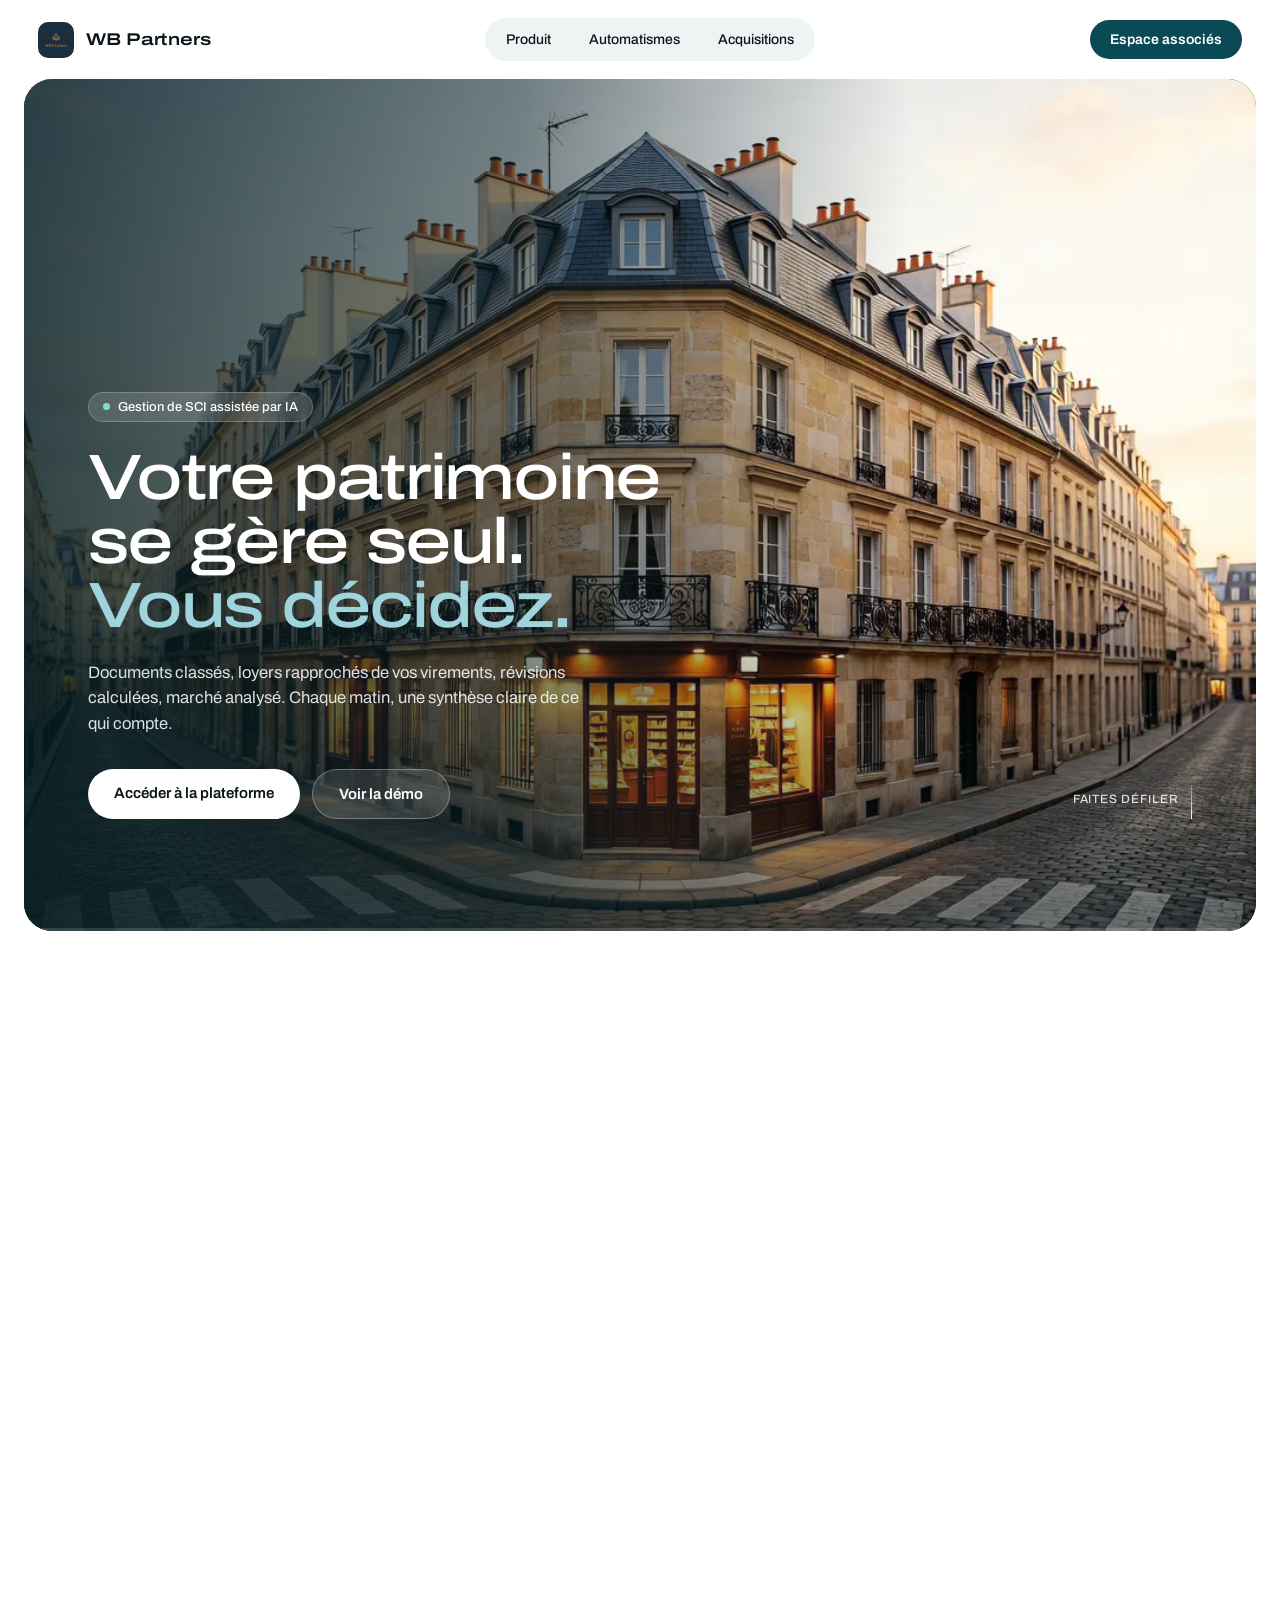
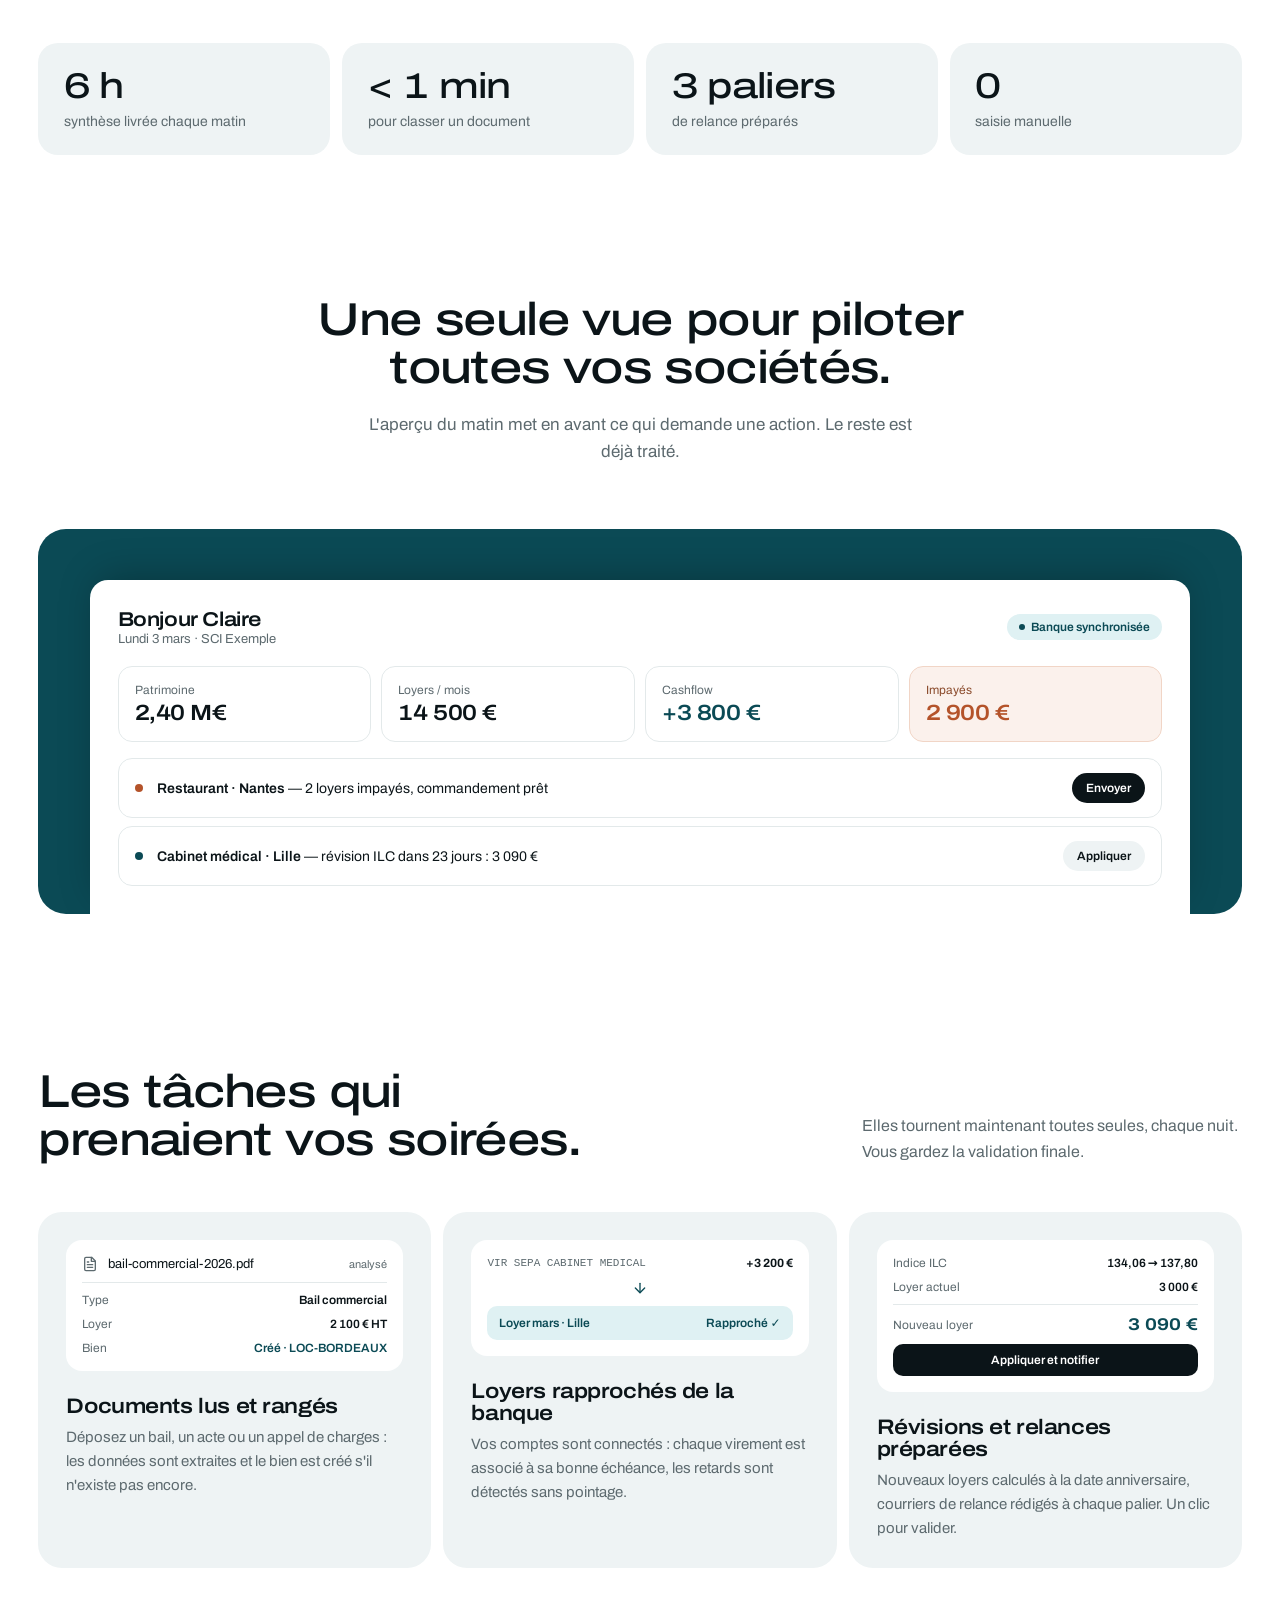
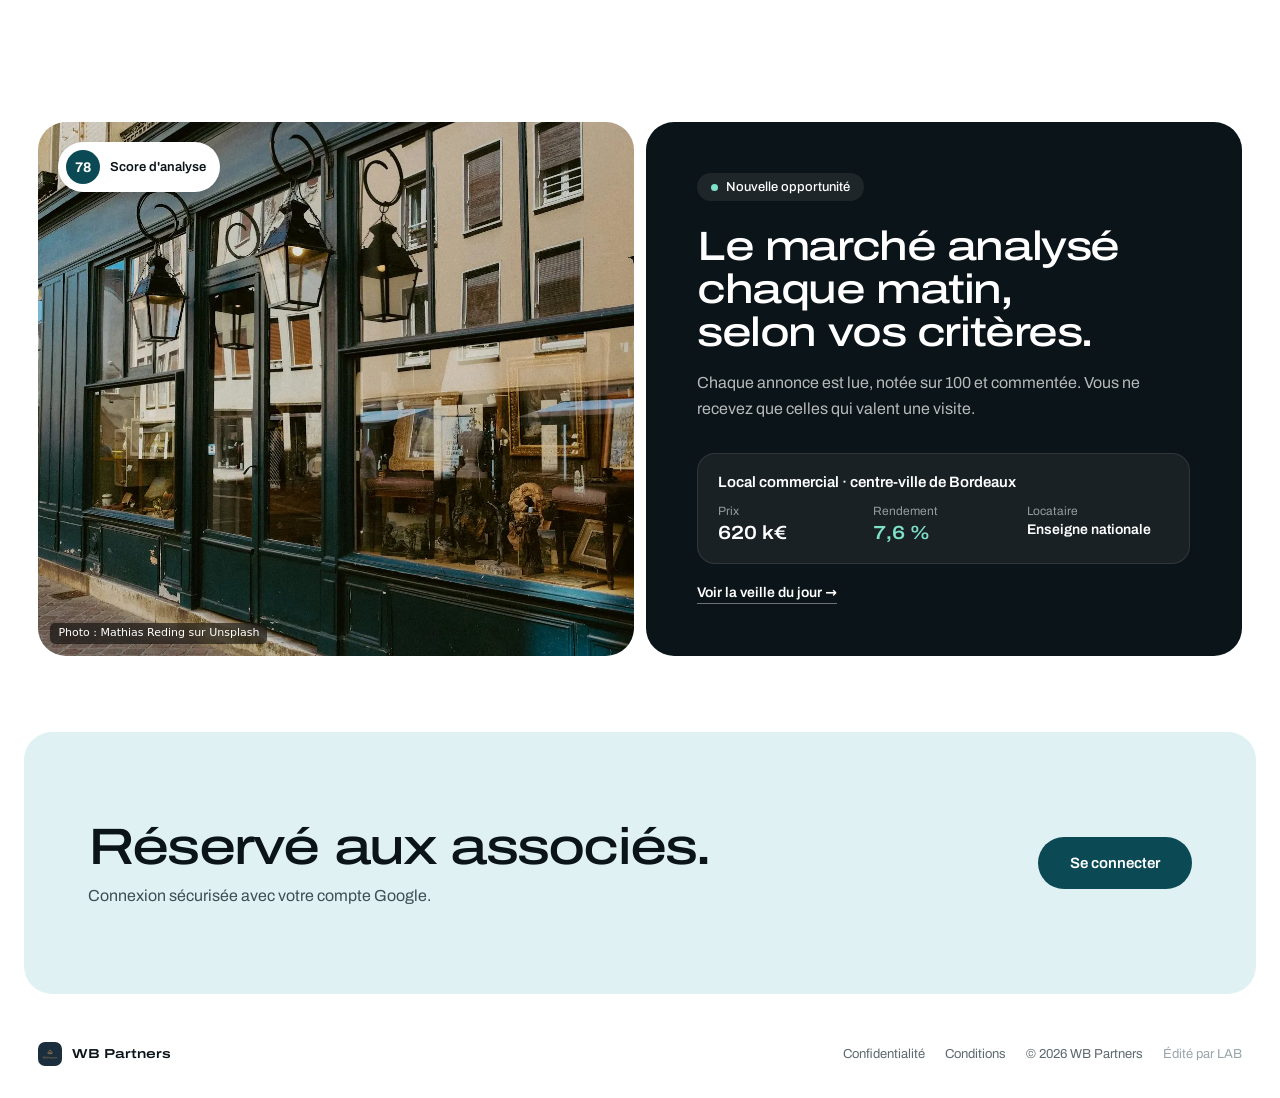
<file: index.html>
<!DOCTYPE html>
<html lang="fr">
<head>
<meta charset="utf-8">
<meta name="viewport" content="width=device-width, initial-scale=1">
<title>WB Partners — Gestion de patrimoine immobilier</title>
<meta name="description" content="Plateforme de gestion des SCI de WB Partners : documents classés, loyers rapprochés des virements, révisions calculées, marché analysé. Réservée aux associés.">
<link rel="canonical" href="https://wbpartners.fr/">
<link rel="icon" type="image/png" href="/assets/img/logo-192.png">
<link rel="apple-touch-icon" href="/assets/img/logo-192.png">
<meta name="theme-color" content="#0b4a55">
<meta property="og:type" content="website">
<meta property="og:locale" content="fr_FR">
<meta property="og:site_name" content="WB Partners">
<meta property="og:title" content="WB Partners — Votre patrimoine se gère seul. Vous décidez.">
<meta property="og:description" content="Plateforme de gestion des SCI de WB Partners : documents classés, loyers rapprochés des virements, révisions calculées, marché analysé. Réservée aux associés.">
<meta property="og:url" content="https://wbpartners.fr/">
<meta property="og:image" content="https://wbpartners.fr/assets/img/apercu-partage.jpg">
<meta property="og:image:width" content="1200">
<meta property="og:image:height" content="630">
<meta name="twitter:card" content="summary_large_image">
<link rel="preload" as="image" href="/assets/film/l/000.webp" media="(min-aspect-ratio: 5/8)" fetchpriority="high">
<link rel="preload" as="image" href="/assets/film/p/000.webp" media="(max-aspect-ratio: 5/8)" fetchpriority="high">
<link rel="preload" href="/assets/fonts/archivo-latin.woff2" as="font" type="font/woff2" crossorigin>
<style>/* vietnamese */
@font-face {
  font-family: 'Archivo';
  font-style: normal;
  font-weight: 300 800;
  font-stretch: 62% 125%;
  font-display: swap;
  src: url("/assets/fonts/archivo-vietnamese.woff2") format('woff2');
  unicode-range: U+0102-0103, U+0110-0111, U+0128-0129, U+0168-0169, U+01A0-01A1, U+01AF-01B0, U+0300-0301, U+0303-0304, U+0308-0309, U+0323, U+0329, U+1EA0-1EF9, U+20AB;
}
/* latin-ext */
@font-face {
  font-family: 'Archivo';
  font-style: normal;
  font-weight: 300 800;
  font-stretch: 62% 125%;
  font-display: swap;
  src: url("/assets/fonts/archivo-latin-ext.woff2") format('woff2');
  unicode-range: U+0100-02BA, U+02BD-02C5, U+02C7-02CC, U+02CE-02D7, U+02DD-02FF, U+0304, U+0308, U+0329, U+1D00-1DBF, U+1E00-1E9F, U+1EF2-1EFF, U+2020, U+20A0-20AB, U+20AD-20C4, U+2113, U+2C60-2C7F, U+A720-A7FF;
}
/* latin */
@font-face {
  font-family: 'Archivo';
  font-style: normal;
  font-weight: 300 800;
  font-stretch: 62% 125%;
  font-display: swap;
  src: url("/assets/fonts/archivo-latin.woff2") format('woff2');
  unicode-range: U+0000-00FF, U+0131, U+0152-0153, U+02BB-02BC, U+02C6, U+02DA, U+02DC, U+0304, U+0308, U+0329, U+2000-206F, U+20AC, U+2122, U+2191, U+2193, U+2212, U+2215, U+FEFF, U+FFFD;
}
</style>
<style>body{margin:0;background:#ffffff;font-family:'Archivo',system-ui,sans-serif;-webkit-font-smoothing:antialiased;color:#0b1418}a{color:#0b4a55;text-decoration:none}a:hover{color:#08343c}</style>
<style>
html{scroll-behavior:smooth}
section[id]{scroll-margin-top:16px}
.credit{position:absolute;left:12px;bottom:12px;z-index:2;max-width:calc(100% - 24px);padding:3px 8px;border-radius:5px;background:rgba(0,0,0,.55);color:#fff;font:11px/1.3 system-ui,-apple-system,sans-serif;white-space:nowrap;overflow:hidden;text-overflow:ellipsis;-webkit-backdrop-filter:blur(6px);backdrop-filter:blur(6px)}
.credit a{color:inherit}
.credit a:hover{color:#fff;text-decoration:underline}
.s1:hover{background:#ffffff !important;color:#0b1418 !important}
.s2:hover{background:#08343c !important;color:#ffffff !important}
.s3:hover{background:#dff1f3 !important;color:#0b1418 !important}
.s4:hover{background:rgba(255,255,255,0.2) !important;color:#ffffff !important}
.s5:hover{color:#9fd4dc !important;border-color:#9fd4dc !important}
.s6:hover{color:#0b1418 !important}
/* Téléphone : l'export d'origine débordait (page étalée sur 680 px), le menu
   d'ancres et le bouton « Espace associés » sortaient de l'écran. */
@media (max-width:760px){
  .nav-ancres{display:none !important}
}
@media (max-width:640px){
  .chiffres{grid-template-columns:repeat(2,minmax(0,1fr)) !important}
}
@media (max-width:420px){
  .entete a{padding:10px 16px !important;font-size:13px !important}
}
</style>
<style>
/* Film d'ouverture. La scène reste fixée pendant que la section défile ;
   la position de défilement choisit l'image (assets/film : l/ paysage, p/
   portrait pour les écrans de téléphone). */
.film{--marge:clamp(12px,2vw,24px);--entete:72px;--bord:clamp(24px,5vw,72px);position:relative;height:700vh;padding:0 var(--marge)}
.film-scene{position:sticky;top:var(--marge);height:calc(100vh - 2 * var(--marge));height:calc(100svh - 2 * var(--marge))}
.film-cadre{position:relative;height:100%;border-radius:28px;overflow:hidden;background:#0b4a55 url("/assets/film/l/000.webp") center / cover no-repeat}
.film-toile{position:absolute;inset:0;width:100%;height:100%;display:block}
.film-voile{position:absolute;inset:0;pointer-events:none;background:linear-gradient(90deg,rgba(6,30,35,.82) 0%,rgba(6,30,35,.52) 40%,rgba(6,30,35,0) 72%),linear-gradient(0deg,rgba(6,30,35,.4) 0%,rgba(6,30,35,0) 35%)}
.beat{position:absolute;inset:0;display:grid;grid-template-columns:minmax(0,620px) 1fr;align-items:end;gap:40px;padding:var(--bord);color:#fff;opacity:0;pointer-events:none}
/* Au chargement, le bas de la scène passe sous la ligne de flottaison de la
   hauteur de l'en-tête : le titre remonte d'autant. */
.beat.hero,.film-indice{margin-bottom:calc(var(--entete) - var(--marge))}
.beat.hero{opacity:1;pointer-events:auto}
.beat h1{margin:0;font-stretch:125%;font-weight:500;font-size:clamp(38px,5vw,76px);line-height:1;letter-spacing:-.035em;text-wrap:balance}
.beat h2{margin:0;font-stretch:125%;font-weight:500;font-size:clamp(30px,4vw,60px);line-height:1.02;letter-spacing:-.035em;text-wrap:balance}
.beat .accent{color:#9fd4dc}
.texte>p{margin:22px 0 0;max-width:500px;font-size:clamp(16px,1.3vw,18px);line-height:1.55;color:rgba(255,255,255,.86);text-wrap:pretty}
.pastille{display:inline-flex;align-items:center;gap:8px;background:rgba(255,255,255,.14);border:1px solid rgba(255,255,255,.22);padding:7px 14px;border-radius:999px;font-size:13px;font-weight:500;margin-bottom:24px;-webkit-backdrop-filter:blur(8px);backdrop-filter:blur(8px)}
.pastille>span{width:7px;height:7px;border-radius:999px;background:#7fe0c9}
.actions{display:flex;gap:12px;margin-top:32px;flex-wrap:wrap}
.bouton{padding:16px 26px;border-radius:999px;font-size:15px;font-weight:600}
.bouton.plein{background:#fff;color:#0b1418}
.bouton.plein:hover{background:#dff1f3;color:#0b1418}
.bouton.contour{background:rgba(255,255,255,.12);border:1px solid rgba(255,255,255,.3);color:#fff}
.bouton.contour:hover{background:rgba(255,255,255,.2);color:#fff}
.carte{justify-self:end;box-sizing:border-box;width:min(356px,100%);background:#fff;color:#0b1418;border-radius:18px;padding:18px;box-shadow:0 20px 40px -16px rgba(0,0,0,.35)}
.carte p{margin:0}
.carte-titre{margin:0 0 12px !important;font-size:12px;font-weight:600;color:#5d6a6f}
.carte-lignes{display:flex;flex-direction:column;gap:8px;font-size:13px}
.carte-lignes div{display:flex;justify-content:space-between}
.carte b{font-weight:700}
.carte .alerte{color:#b4532a}
.carte-jauge{height:6px;border-radius:999px;background:#eef3f4;margin-top:14px;overflow:hidden}
.carte-jauge i{display:block;height:100%;background:#0b4a55;border-radius:999px}
.carte.virement{display:flex;align-items:center;gap:14px;padding:16px 18px}
.carte.virement>div{flex:1;min-width:0}
.carte.virement>b{font-size:15px;color:#0b4a55;font-variant-numeric:tabular-nums}
.carte-icone{width:40px;height:40px;border-radius:12px;background:#dff1f3;display:flex;align-items:center;justify-content:center;flex-shrink:0}
.carte-icone span{width:18px;height:18px;background:#0b4a55;-webkit-mask:url("/assets/icons/arrow-down-left.svg") center / contain no-repeat;mask:url("/assets/icons/arrow-down-left.svg") center / contain no-repeat}
.carte-nom{font-size:13px;font-weight:600}
.carte-sous{margin-top:2px !important;font-size:12px;color:#5d6a6f}
.film-indice{position:absolute;right:var(--bord);bottom:var(--bord);display:flex;align-items:center;gap:12px;color:rgba(255,255,255,.82);font-size:12px;font-weight:500;letter-spacing:.08em;text-transform:uppercase;pointer-events:none}
.film-indice i{width:1px;height:40px;background:linear-gradient(rgba(255,255,255,0),#fff);transform-origin:top;animation:film-indice 2s ease-in-out infinite}
@keyframes film-indice{0%{transform:scaleY(0);opacity:1}60%{transform:scaleY(1);opacity:1}100%{transform:scaleY(1);opacity:0}}
.film-rail{position:absolute;left:0;right:0;bottom:0;height:3px;background:rgba(255,255,255,.14)}
.film-rail i{display:block;height:100%;width:0;background:#7fe0c9}
/* Écran étroit : le texte prend toute la largeur, le voile monte du bas. */
@media (max-width:900px){
  .beat{grid-template-columns:minmax(0,1fr);align-content:end;gap:20px}
  .carte{justify-self:start}
  .film-indice{display:none}
}
@media (max-width:900px),(max-aspect-ratio:5/8){
  .film-voile{background:linear-gradient(0deg,rgba(6,30,35,.92) 0%,rgba(6,30,35,.66) 45%,rgba(6,30,35,0) 75%)}
}
/* Téléphone en hauteur : images recadrées en portrait. */
@media (max-aspect-ratio:5/8){
  .film-cadre{background-image:url("/assets/film/p/000.webp")}
  .film{--bord:24px}
  .beat{gap:16px}
  .pastille{margin-bottom:18px}
  .texte>p{margin-top:16px;font-size:15px}
  .actions{margin-top:22px}
  .bouton{padding:14px 22px}
}
@media (prefers-reduced-motion:reduce){.film-indice i{animation:none;transform:none}}
</style>
</head>
<body>
<div style="background:#ffffff;color:#0b1418;font-family:'Archivo',system-ui,sans-serif;">

  <!-- Header -->
  <header class="entete" style="display:flex;justify-content:space-between;align-items:center;gap:24px;padding:18px clamp(16px,3vw,40px);">
    <div style="display:flex;align-items:center;gap:12px;">
      <img src="/assets/img/logo-192.png" alt="WB Partners" style="width:36px;height:36px;border-radius:10px;">
      <span style="font-stretch:125%;font-weight:600;font-size:17px;letter-spacing:-0.01em;">WB Partners</span>
    </div>
    <nav class="nav-ancres" style="display:flex;gap:6px;align-items:center;font-size:14px;font-weight:500;background:#eef3f4;padding:5px;border-radius:999px;white-space:nowrap;">
      <a href="#produit" style="color:#0b1418;padding:9px 16px;border-radius:999px;white-space:nowrap;" class="s1">Produit</a>
      <a href="#automatismes" style="color:#0b1418;padding:9px 16px;border-radius:999px;white-space:nowrap;" class="s1">Automatismes</a>
      <a href="#acquisitions" style="color:#0b1418;padding:9px 16px;border-radius:999px;white-space:nowrap;" class="s1">Acquisitions</a>
    </nav>
    <a href="/app/" style="background:#0b4a55;color:#ffffff;padding:12px 20px;border-radius:999px;font-size:14px;font-weight:600;white-space:nowrap;" class="s2">Espace associés</a>
  </header>

  <!-- Film d'ouverture : le défilement fait avancer le film, de l'esquisse
       aux clés. Le titre reste lisible sans JavaScript (première image en fond). -->
  <section class="film" aria-label="Présentation">
    <div class="film-scene">
      <div class="film-cadre">
        <canvas class="film-toile" aria-hidden="true"></canvas>
        <div class="film-voile"></div>

        <div class="beat hero" data-de="debut" data-a="12">
          <div class="texte">
            <span class="pastille"><span></span>Gestion de SCI assistée par IA</span>
            <h1>Votre patrimoine se gère seul.<br><span class="accent">Vous décidez.</span></h1>
            <p>Documents classés, loyers rapprochés de vos virements, révisions calculées, marché analysé. Chaque matin, une synthèse claire de ce qui compte.</p>
            <div class="actions">
              <a href="/app/" class="bouton plein">Accéder à la plateforme</a>
              <a href="#produit" class="bouton contour">Voir la démo</a>
            </div>
          </div>
        </div>

        <div class="beat" data-de="22" data-a="66">
          <div class="texte">
            <span class="pastille"><span></span>01 · Acquisitions</span>
            <h2>Le marché, lu pour vous chaque matin.</h2>
            <p>Chaque annonce est notée sur 100 et commentée. Seules celles qui valent une visite vous parviennent.</p>
          </div>
        </div>

        <div class="beat" data-de="80" data-a="150">
          <div class="texte">
            <span class="pastille"><span></span>02 · Patrimoine</span>
            <h2>Toutes vos sociétés, une seule vue.</h2>
            <p>Baux, actes, appels de charges : chaque document déposé est lu et rangé. À 6 h, la synthèse met en avant ce qui demande une action.</p>
          </div>
          <div class="carte">
            <p class="carte-titre">Synthèse de 6 h</p>
            <div class="carte-lignes">
              <div><span>Loyers rapprochés</span><b>5 / 6</b></div>
              <div><span>Documents classés</span><b>2</b></div>
              <div><span>À valider</span><b class="alerte">1 bail</b></div>
            </div>
            <div class="carte-jauge"><i style="width:83%"></i></div>
          </div>
        </div>

        <div class="beat" data-de="160" data-a="208">
          <div class="texte">
            <span class="pastille"><span></span>03 · Loyers</span>
            <h2>Chaque virement retrouve son loyer.</h2>
            <p>Vos comptes sont connectés : les loyers sont rapprochés de la banque et les retards repérés, sans pointage.</p>
          </div>
          <div class="carte virement">
            <span class="carte-icone"><span></span></span>
            <div>
              <p class="carte-nom">Loyer reçu · Lyon 6e</p>
              <p class="carte-sous">Rapproché automatiquement</p>
            </div>
            <b>+2 450 €</b>
          </div>
        </div>

        <div class="beat" data-de="224" data-a="268">
          <div class="texte">
            <span class="pastille"><span></span>04 · Automatismes</span>
            <h2>Révisions et relances, déjà prêtes.</h2>
            <p>Nouveaux loyers calculés à la date anniversaire, courriers rédigés à chaque palier. Vous gardez la validation finale.</p>
          </div>
        </div>

        <div class="beat" data-de="278" data-a="fin">
          <div class="texte">
            <span class="pastille"><span></span>05 · Réservé aux associés</span>
            <h2>Les clés restent entre vos mains.</h2>
            <p>Connexion sécurisée avec votre compte Google.</p>
            <div class="actions">
              <a href="/app/" class="bouton plein">Se connecter</a>
            </div>
          </div>
        </div>

        <div class="film-indice" aria-hidden="true">Faites défiler<i></i></div>
        <div class="film-rail" aria-hidden="true"><i></i></div>
      </div>
    </div>
  </section>

  <!-- Chiffres -->
  <section style="padding:clamp(40px,5vw,64px) clamp(16px,3vw,40px);">
    <div class="chiffres" style="display:grid;grid-template-columns:repeat(4,minmax(0,1fr));gap:12px;">
      <div style="background:#eef3f4;border-radius:20px;padding:clamp(16px,2vw,26px);min-width:0;">
          <p style="margin:0;font-stretch:125%;font-weight:500;font-size:clamp(22px,2.8vw,44px);letter-spacing:-0.035em;line-height:1;font-variant-numeric:tabular-nums;white-space:nowrap;">6 h</p>
          <p style="margin:10px 0 0;font-size:14px;color:#5d6a6f;">synthèse livrée chaque matin</p>
        </div>
        <div style="background:#eef3f4;border-radius:20px;padding:clamp(16px,2vw,26px);min-width:0;">
          <p style="margin:0;font-stretch:125%;font-weight:500;font-size:clamp(22px,2.8vw,44px);letter-spacing:-0.035em;line-height:1;font-variant-numeric:tabular-nums;white-space:nowrap;">&lt; 1 min</p>
          <p style="margin:10px 0 0;font-size:14px;color:#5d6a6f;">pour classer un document</p>
        </div>
        <div style="background:#eef3f4;border-radius:20px;padding:clamp(16px,2vw,26px);min-width:0;">
          <p style="margin:0;font-stretch:125%;font-weight:500;font-size:clamp(22px,2.8vw,44px);letter-spacing:-0.035em;line-height:1;font-variant-numeric:tabular-nums;white-space:nowrap;">3 paliers</p>
          <p style="margin:10px 0 0;font-size:14px;color:#5d6a6f;">de relance préparés</p>
        </div>
        <div style="background:#eef3f4;border-radius:20px;padding:clamp(16px,2vw,26px);min-width:0;">
          <p style="margin:0;font-stretch:125%;font-weight:500;font-size:clamp(22px,2.8vw,44px);letter-spacing:-0.035em;line-height:1;font-variant-numeric:tabular-nums;white-space:nowrap;">0</p>
          <p style="margin:10px 0 0;font-size:14px;color:#5d6a6f;">saisie manuelle</p>
        </div>
    </div>
  </section>

  <!-- Produit -->
  <section id="produit" style="padding:clamp(40px,6vw,96px) clamp(16px,3vw,40px);">
    <div style="max-width:760px;margin:0 auto clamp(40px,5vw,64px);text-align:center;">
      <h2 style="margin:0;font-stretch:125%;font-weight:500;font-size:clamp(30px,3.6vw,52px);line-height:1.05;letter-spacing:-0.035em;text-wrap:balance;">Une seule vue pour piloter toutes vos sociétés.</h2>
      <p style="margin:18px auto 0;max-width:560px;font-size:17px;line-height:1.6;color:#5d6a6f;text-wrap:pretty;">L'aperçu du matin met en avant ce qui demande une action. Le reste est déjà traité.</p>
    </div>
    <div style="background:#0b4a55;border-radius:28px;padding:clamp(20px,4vw,56px) clamp(16px,4vw,56px) 0;overflow:hidden;">
      <div style="background:#ffffff;border-radius:18px 18px 0 0;padding:clamp(16px,2.4vw,28px);box-shadow:0 -10px 40px -10px rgba(0,0,0,0.3);">
        <div style="display:flex;justify-content:space-between;align-items:center;margin-bottom:20px;gap:12px;flex-wrap:wrap;">
          <div>
            <p style="margin:0;font-stretch:115%;font-weight:600;font-size:20px;letter-spacing:-0.02em;">Bonjour Claire</p>
            <p style="margin:2px 0 0;font-size:13px;color:#5d6a6f;">Lundi 3 mars · SCI Exemple</p>
          </div>
          <span style="display:inline-flex;align-items:center;gap:6px;background:#dff1f3;color:#0b4a55;font-size:12px;font-weight:600;padding:6px 12px;border-radius:999px;"><span style="width:6px;height:6px;border-radius:999px;background:#0b4a55;"></span>Banque synchronisée</span>
        </div>
        <div style="display:grid;grid-template-columns:repeat(auto-fit,minmax(min(100%,150px),1fr));gap:10px;margin-bottom:16px;">
          <div style="border:1px solid #e3e9ea;border-radius:14px;padding:16px;"><p style="margin:0 0 4px;font-size:12px;color:#5d6a6f;">Patrimoine</p><p style="margin:0;font-stretch:115%;font-size:22px;font-weight:600;letter-spacing:-0.02em;font-variant-numeric:tabular-nums;">2,40 M€</p></div>
          <div style="border:1px solid #e3e9ea;border-radius:14px;padding:16px;"><p style="margin:0 0 4px;font-size:12px;color:#5d6a6f;">Loyers / mois</p><p style="margin:0;font-stretch:115%;font-size:22px;font-weight:600;letter-spacing:-0.02em;font-variant-numeric:tabular-nums;">14 500 €</p></div>
          <div style="border:1px solid #e3e9ea;border-radius:14px;padding:16px;"><p style="margin:0 0 4px;font-size:12px;color:#5d6a6f;">Cashflow</p><p style="margin:0;font-stretch:115%;font-size:22px;font-weight:600;letter-spacing:-0.02em;color:#0b4a55;font-variant-numeric:tabular-nums;">+3 800 €</p></div>
          <div style="border:1px solid #f1d5c6;background:#fbf1ec;border-radius:14px;padding:16px;"><p style="margin:0 0 4px;font-size:12px;color:#8a4a2b;">Impayés</p><p style="margin:0;font-stretch:115%;font-size:22px;font-weight:600;letter-spacing:-0.02em;color:#b4532a;font-variant-numeric:tabular-nums;">2 900 €</p></div>
        </div>
        <div style="display:flex;flex-direction:column;gap:8px;">
          <div style="display:flex;align-items:center;gap:14px;border:1px solid #e3e9ea;border-radius:14px;padding:14px 16px;flex-wrap:wrap;">
            <span style="width:8px;height:8px;border-radius:999px;background:#b4532a;flex-shrink:0;"></span>
            <p style="margin:0;flex:1;min-width:200px;font-size:14px;"><strong style="font-weight:600;">Restaurant · Nantes</strong> — 2 loyers impayés, commandement prêt</p>
            <span style="background:#0b1418;color:#ffffff;font-size:12px;font-weight:600;padding:8px 14px;border-radius:999px;">Envoyer</span>
          </div>
          <div style="display:flex;align-items:center;gap:14px;border:1px solid #e3e9ea;border-radius:14px;padding:14px 16px;flex-wrap:wrap;">
            <span style="width:8px;height:8px;border-radius:999px;background:#0b4a55;flex-shrink:0;"></span>
            <p style="margin:0;flex:1;min-width:200px;font-size:14px;"><strong style="font-weight:600;">Cabinet médical · Lille</strong> — révision ILC dans 23 jours : 3 090 €</p>
            <span style="background:#eef3f4;color:#0b1418;font-size:12px;font-weight:600;padding:8px 14px;border-radius:999px;">Appliquer</span>
          </div>
        </div>
      </div>
    </div>
  </section>

  <!-- Automatismes -->
  <section id="automatismes" style="padding:clamp(40px,6vw,96px) clamp(16px,3vw,40px);">
    <div style="display:flex;justify-content:space-between;align-items:flex-end;gap:24px;margin-bottom:clamp(28px,4vw,48px);flex-wrap:wrap;">
      <h2 style="margin:0;max-width:640px;font-stretch:125%;font-weight:500;font-size:clamp(30px,3.6vw,52px);line-height:1.05;letter-spacing:-0.035em;text-wrap:balance;">Les tâches qui prenaient vos soirées.</h2>
      <p style="margin:0;max-width:380px;font-size:16px;line-height:1.6;color:#5d6a6f;">Elles tournent maintenant toutes seules, chaque nuit. Vous gardez la validation finale.</p>
    </div>
    <div style="display:grid;grid-template-columns:repeat(auto-fit,minmax(min(100%,320px),1fr));gap:12px;">

      <div style="background:#eef3f4;border-radius:24px;padding:28px;display:flex;flex-direction:column;gap:24px;">
        <div style="background:#ffffff;border-radius:16px;padding:16px;display:flex;flex-direction:column;gap:10px;">
          <div style="display:flex;align-items:center;gap:10px;font-size:13px;"><span style="width:16px;height:16px;display:inline-block;background:#5d6a6f;-webkit-mask:url(&quot;/assets/icons/file-text.svg&quot;) center / contain no-repeat;mask:url(&quot;/assets/icons/file-text.svg&quot;) center / contain no-repeat;"></span><span style="flex:1;">bail-commercial-2026.pdf</span><span style="font-size:11px;color:#5d6a6f;">analysé</span></div>
          <div style="height:1px;background:#e3e9ea;"></div>
          <div style="display:flex;justify-content:space-between;font-size:12px;"><span style="color:#5d6a6f;">Type</span><span style="font-weight:600;">Bail commercial</span></div>
          <div style="display:flex;justify-content:space-between;font-size:12px;"><span style="color:#5d6a6f;">Loyer</span><span style="font-weight:600;">2 100 € HT</span></div>
          <div style="display:flex;justify-content:space-between;font-size:12px;"><span style="color:#5d6a6f;">Bien</span><span style="font-weight:600;color:#0b4a55;">Créé · LOC-BORDEAUX</span></div>
        </div>
        <div>
          <h3 style="margin:0 0 8px;font-stretch:115%;font-weight:600;font-size:21px;letter-spacing:-0.02em;">Documents lus et rangés</h3>
          <p style="margin:0;font-size:15px;line-height:1.6;color:#5d6a6f;">Déposez un bail, un acte ou un appel de charges : les données sont extraites et le bien est créé s'il n'existe pas encore.</p>
        </div>
      </div>

      <div style="background:#eef3f4;border-radius:24px;padding:28px;display:flex;flex-direction:column;gap:24px;">
        <div style="background:#ffffff;border-radius:16px;padding:16px;display:flex;flex-direction:column;gap:10px;">
          <div style="display:flex;justify-content:space-between;align-items:center;font-size:12px;"><span style="color:#5d6a6f;font-family:ui-monospace,monospace;font-size:11px;">VIR SEPA CABINET MEDICAL</span><span style="font-weight:700;">+3 200 €</span></div>
          <div style="display:flex;justify-content:center;"><span style="width:16px;height:16px;display:inline-block;background:#0b4a55;-webkit-mask:url(&quot;/assets/icons/arrow-down.svg&quot;) center / contain no-repeat;mask:url(&quot;/assets/icons/arrow-down.svg&quot;) center / contain no-repeat;"></span></div>
          <div style="display:flex;justify-content:space-between;align-items:center;background:#dff1f3;border-radius:10px;padding:10px 12px;font-size:12px;"><span style="font-weight:600;color:#0b4a55;">Loyer mars · Lille</span><span style="color:#0b4a55;font-weight:600;">Rapproché ✓</span></div>
        </div>
        <div>
          <h3 style="margin:0 0 8px;font-stretch:115%;font-weight:600;font-size:21px;letter-spacing:-0.02em;">Loyers rapprochés de la banque</h3>
          <p style="margin:0;font-size:15px;line-height:1.6;color:#5d6a6f;">Vos comptes sont connectés : chaque virement est associé à sa bonne échéance, les retards sont détectés sans pointage.</p>
        </div>
      </div>

      <div style="background:#eef3f4;border-radius:24px;padding:28px;display:flex;flex-direction:column;gap:24px;">
        <div style="background:#ffffff;border-radius:16px;padding:16px;display:flex;flex-direction:column;gap:10px;">
          <div style="display:flex;justify-content:space-between;font-size:12px;"><span style="color:#5d6a6f;">Indice ILC</span><span style="font-weight:600;">134,06 → 137,80</span></div>
          <div style="display:flex;justify-content:space-between;font-size:12px;"><span style="color:#5d6a6f;">Loyer actuel</span><span style="font-weight:600;">3 000 €</span></div>
          <div style="height:1px;background:#e3e9ea;"></div>
          <div style="display:flex;justify-content:space-between;align-items:center;font-size:12px;"><span style="color:#5d6a6f;">Nouveau loyer</span><span style="font-stretch:115%;font-weight:700;font-size:17px;color:#0b4a55;">3 090 €</span></div>
          <div style="background:#0b1418;color:#ffffff;text-align:center;border-radius:10px;padding:9px;font-size:12px;font-weight:600;">Appliquer et notifier</div>
        </div>
        <div>
          <h3 style="margin:0 0 8px;font-stretch:115%;font-weight:600;font-size:21px;letter-spacing:-0.02em;">Révisions et relances préparées</h3>
          <p style="margin:0;font-size:15px;line-height:1.6;color:#5d6a6f;">Nouveaux loyers calculés à la date anniversaire, courriers de relance rédigés à chaque palier. Un clic pour valider.</p>
        </div>
      </div>
    </div>
  </section>

  <!-- Acquisitions -->
  <section id="acquisitions" style="padding:clamp(40px,6vw,96px) clamp(16px,3vw,40px);">
    <div style="display:grid;grid-template-columns:repeat(auto-fit,minmax(min(100%,400px),1fr));gap:12px;">
      <div style="position:relative;border-radius:28px;overflow:hidden;min-height:520px;">
        <div style="position:absolute;inset:0;">
          <picture><source type="image/webp" srcset="/assets/img/local-900.webp 900w, /assets/img/local-1600.webp 1600w" sizes="100vw"><img src="/assets/img/local-1600.jpg" srcset="/assets/img/local-900.jpg 900w, /assets/img/local-1600.jpg 1600w" sizes="100vw" alt="Devanture d’un local commercial" style="width:100%;height:100%;object-fit:cover;object-position:center;display:block;" loading="lazy"></picture>
        </div>
        <div style="position:absolute;top:20px;left:20px;background:#ffffff;border-radius:999px;padding:8px 14px 8px 8px;display:flex;align-items:center;gap:10px;pointer-events:none;box-shadow:0 10px 24px -10px rgba(0,0,0,0.35);">
          <span style="width:34px;height:34px;border-radius:999px;background:#0b4a55;color:#ffffff;font-weight:700;font-size:14px;display:flex;align-items:center;justify-content:center;">78</span>
          <span style="font-size:13px;font-weight:600;">Score d'analyse</span>
        </div>
        <span class="credit">Photo : <a href="https://unsplash.com/@matreding?utm_source=wb_partners&utm_medium=referral" target="_blank" rel="noopener">Mathias Reding</a> sur <a href="https://unsplash.com/?utm_source=wb_partners&utm_medium=referral" target="_blank" rel="noopener">Unsplash</a></span>
      </div>
      <div style="background:#0b1418;color:#ffffff;border-radius:28px;padding:clamp(28px,4vw,56px);display:flex;flex-direction:column;">
        <span style="align-self:flex-start;display:inline-flex;align-items:center;gap:8px;background:rgba(255,255,255,0.08);padding:7px 14px;border-radius:999px;font-size:13px;font-weight:500;margin-bottom:24px;"><span style="width:7px;height:7px;border-radius:999px;background:#7fe0c9;"></span>Nouvelle opportunité</span>
        <h2 style="margin:0 0 16px;font-stretch:125%;font-weight:500;font-size:clamp(28px,3.2vw,46px);line-height:1.05;letter-spacing:-0.035em;text-wrap:balance;">Le marché analysé chaque matin, selon vos critères.</h2>
        <p style="margin:0 0 32px;font-size:16px;line-height:1.6;color:rgba(255,255,255,0.7);max-width:460px;">Chaque annonce est lue, notée sur 100 et commentée. Vous ne recevez que celles qui valent une visite.</p>
        <div style="background:rgba(255,255,255,0.06);border:1px solid rgba(255,255,255,0.1);border-radius:18px;padding:20px;margin-top:auto;">
          <p style="margin:0 0 14px;font-size:15px;font-weight:600;">Local commercial · centre-ville de Bordeaux</p>
          <div style="display:grid;grid-template-columns:repeat(3,1fr);gap:12px;">
            <div><p style="margin:0;font-size:12px;color:rgba(255,255,255,0.55);">Prix</p><p style="margin:4px 0 0;font-stretch:115%;font-size:19px;font-weight:600;font-variant-numeric:tabular-nums;">620 k€</p></div>
            <div><p style="margin:0;font-size:12px;color:rgba(255,255,255,0.55);">Rendement</p><p style="margin:4px 0 0;font-stretch:115%;font-size:19px;font-weight:600;color:#7fe0c9;font-variant-numeric:tabular-nums;">7,6 %</p></div>
            <div><p style="margin:0;font-size:12px;color:rgba(255,255,255,0.55);">Locataire</p><p style="margin:4px 0 0;font-size:14px;font-weight:600;">Enseigne nationale</p></div>
          </div>
        </div>
        <a href="#acquisitions" style="margin-top:20px;align-self:flex-start;color:#ffffff;font-size:14px;font-weight:600;border-bottom:1px solid rgba(255,255,255,0.4);padding-bottom:3px;" class="s5">Voir la veille du jour →</a>
      </div>
    </div>
  </section>

  <!-- CTA -->
  <section style="padding:0 clamp(12px,2vw,24px) clamp(12px,2vw,24px);">
    <div style="background:#dff1f3;border-radius:28px;padding:clamp(48px,7vw,104px) clamp(24px,5vw,72px);display:flex;justify-content:space-between;align-items:center;gap:32px;flex-wrap:wrap;">
      <div>
        <h2 style="margin:0;font-stretch:125%;font-weight:500;font-size:clamp(30px,4vw,60px);line-height:1;letter-spacing:-0.035em;color:#0b1418;text-wrap:balance;">Réservé aux associés.</h2>
        <p style="margin:14px 0 0;font-size:16px;color:#3c4f54;">Connexion sécurisée avec votre compte Google.</p>
      </div>
      <a href="/app/" style="background:#0b4a55;color:#ffffff;padding:18px 32px;border-radius:999px;font-size:15px;font-weight:600;white-space:nowrap;" class="s2">Se connecter</a>
    </div>
  </section>

  <footer style="padding:24px clamp(16px,3vw,40px) 32px;display:flex;justify-content:space-between;align-items:center;gap:16px;flex-wrap:wrap;font-size:13px;color:#5d6a6f;">
    <div style="display:flex;align-items:center;gap:10px;">
      <img src="/assets/img/logo-192.png" alt="WB Partners" style="width:24px;height:24px;border-radius:7px;">
      <span style="font-stretch:125%;font-weight:600;color:#0b1418;">WB Partners</span>
    </div>
    <div style="display:flex;gap:20px;align-items:center;flex-wrap:wrap;">
      <a href="/privacy/" style="color:#5d6a6f;" class="s6">Confidentialité</a>
      <a href="/terms/" style="color:#5d6a6f;" class="s6">Conditions</a>
      <span>© 2026 WB Partners</span>
      <span style="color:#9aa5a9;">Édité par LAB</span>
    </div>
  </footer>
</div>
<script>
/* Film d'ouverture : la position de défilement dans la section choisit
   l'image affichée sur la toile. Les images arrivent du plus grossier au plus
   fin (une sur 16, puis une sur 8…) pour que tout le film soit parcourable
   très tôt ; en attendant, l'image chargée la plus proche est affichée. */
(() => {
  const film = document.querySelector('.film');
  if (!film) return;
  const scene = film.querySelector('.film-scene');
  const toile = film.querySelector('.film-toile');
  const ctx = toile.getContext('2d');
  const beats = [...film.querySelectorAll('.beat')];
  const indice = film.querySelector('.film-indice');
  const rail = film.querySelector('.film-rail i');
  const reduit = matchMedia('(prefers-reduced-motion: reduce)').matches;
  const portrait = matchMedia('(max-aspect-ratio: 5/8)');
  const economie = !!(navigator.connection && navigator.connection.saveData);

  // Position (0 à 1) de chaque image dans le film : moitié rythme régulier,
  // moitié vitesse de mouvement constante, pour que les plans rapides (la
  // maquette, l'entrée dans le bar) ne défilent pas d'un coup sans que les
  // plans presque fixes (la façade) traînent.
  const T = [0,0.0024,0.0048,0.0074,0.0101,0.0128,0.0156,0.0185,0.0214,0.0244,0.0274,0.0305,0.0337,0.037,0.0402,0.0436,0.0469,0.0503,0.0536,0.0571,0.0604,0.0637,0.0671,0.0706,0.0738,0.077,0.08,0.0831,0.0861,0.0891,0.092,0.0949,0.0977,0.1006,0.1034,0.1063,0.1091,0.1119,0.1148,0.1176,0.1204,0.1231,0.1259,0.1287,0.1314,0.1342,0.137,0.1399,0.1427,0.1456,0.1484,0.1513,0.1542,0.1571,0.1599,0.1627,0.1654,0.1682,0.1709,0.1736,0.1763,0.179,0.1815,0.1842,0.1868,0.1894,0.192,0.1946,0.1972,0.1998,0.2024,0.2049,0.2075,0.21,0.2125,0.215,0.2176,0.22,0.2226,0.225,0.2275,0.23,0.2325,0.2349,0.2374,0.2399,0.2423,0.2448,0.2472,0.2497,0.2521,0.2545,0.2569,0.2592,0.2615,0.2638,0.2662,0.2685,0.2708,0.273,0.2753,0.2775,0.2798,0.2821,0.2843,0.2865,0.2888,0.2909,0.2931,0.2953,0.2974,0.2996,0.3017,0.3038,0.3059,0.308,0.31,0.3121,0.3141,0.3161,0.3181,0.3204,0.3226,0.3248,0.3271,0.3294,0.3317,0.3341,0.3365,0.3389,0.3414,0.3439,0.3463,0.3489,0.3515,0.354,0.3567,0.3593,0.362,0.3647,0.3675,0.3703,0.3731,0.3759,0.3788,0.3817,0.3846,0.3875,0.3904,0.3932,0.3963,0.3992,0.4021,0.4051,0.4081,0.4111,0.414,0.4171,0.4201,0.4232,0.4263,0.4293,0.4324,0.4355,0.4386,0.4416,0.4448,0.4479,0.451,0.4542,0.4574,0.4606,0.4638,0.4669,0.4702,0.4734,0.4766,0.4798,0.483,0.4863,0.4895,0.4928,0.496,0.4994,0.5027,0.506,0.5094,0.5128,0.5163,0.5198,0.5233,0.5269,0.5306,0.5343,0.5381,0.5419,0.5459,0.5498,0.5538,0.5578,0.562,0.5663,0.5706,0.5751,0.5797,0.5844,0.5892,0.5941,0.5989,0.6037,0.6088,0.6141,0.6193,0.6245,0.6299,0.6351,0.6404,0.6459,0.6512,0.6566,0.6619,0.6673,0.6727,0.6783,0.6841,0.6901,0.6961,0.7024,0.7089,0.7156,0.7223,0.7294,0.7357,0.7419,0.7478,0.7536,0.7588,0.7639,0.769,0.7741,0.7791,0.784,0.7889,0.7938,0.7987,0.8035,0.8084,0.813,0.8173,0.8217,0.8259,0.8301,0.8343,0.8385,0.8427,0.847,0.8514,0.8557,0.8601,0.8645,0.8688,0.8732,0.8776,0.882,0.8864,0.8906,0.8949,0.8992,0.9034,0.9077,0.9119,0.9162,0.9204,0.9244,0.9283,0.9322,0.9359,0.9395,0.9431,0.9467,0.9501,0.9532,0.9564,0.9595,0.9625,0.9654,0.9681,0.9708,0.9734,0.9759,0.9784,0.9807,0.9831,0.9853,0.9876,0.9897,0.9918,0.9939,0.996,0.998,1];
  const N = T.length;
  // Temps d'arrêt sur la première et la dernière image (titre, clés).
  const DEBUT = 0.05, FIN = 0.05;
  const versDefilement = t => DEBUT + t * (1 - DEBUT - FIN);
  function imageA(p) {
    const t = Math.min(1, Math.max(0, (p - DEBUT) / (1 - DEBUT - FIN)));
    let a = 0, b = N - 1;
    while (b - a > 1) { const m = (a + b) >> 1; if (T[m] <= t) a = m; else b = m; }
    const ecart = T[b] - T[a];
    return a + (ecart > 0 ? Math.min(1, (t - T[a]) / ecart) : 0);
  }

  // Chaque texte apparaît entre deux images du film (data-de, data-a).
  const FONDU = 0.02;
  const bornes = beats.map(b => [
    b.dataset.de === 'debut' ? -1 : versDefilement(T[+b.dataset.de]),
    b.dataset.a === 'fin' ? 2 : versDefilement(T[+b.dataset.a]),
  ]);
  const opacites = beats.map(() => -1);

  // Deux jeux d'images : paysage (301) et portrait (une sur deux, 151).
  const JEUX = { l: { dossier: '/assets/film/l/', pas: 1 }, p: { dossier: '/assets/film/p/', pas: 2 } };
  let jeu = null, imgs = [], pret = new Uint8Array(0), file = [], suivant = 0, enCours = 0, generation = 0;
  function choisirJeu() {
    const cle = portrait.matches ? 'p' : 'l';
    if (jeu === JEUX[cle]) return;
    jeu = JEUX[cle];
    const M = (N - 1) / jeu.pas + 1;
    imgs = new Array(M); pret = new Uint8Array(M);
    file = []; suivant = 0; enCours = 0; generation++;
    const vu = new Set();
    const ajouter = j => { if (!vu.has(j)) { vu.add(j); file.push(j); } };
    ajouter(0); ajouter(M - 1);
    for (const pas of economie ? [16, 8, 4] : [16, 8, 4, 2, 1]) for (let j = 0; j < M; j += pas) ajouter(j);
    aRedessiner = true;
    charger();
  }
  function charger() {
    const g = generation;
    while (enCours < 6 && suivant < file.length) {
      const j = file[suivant++], im = new Image();
      enCours++;
      im.decoding = 'async';
      im.onload = () => { if (g !== generation) return; imgs[j] = im; pret[j] = 1; fini(j); };
      im.onerror = () => { if (g === generation) fini(j); };
      im.src = jeu.dossier + String(j * jeu.pas).padStart(3, '0') + '.webp';
    }
  }
  function fini(j) {
    enCours--;
    if (Math.abs(j - courant / jeu.pas) < 20) aRedessiner = true;
    charger();
  }
  function plusProche(j) {
    if (pret[j]) return j;
    for (let d = 1; d < pret.length; d++) {
      if (j - d >= 0 && pret[j - d]) return j - d;
      if (j + d < pret.length && pret[j + d]) return j + d;
    }
    return -1;
  }

  let L = 0, H = 0, aRedessiner = true, dernier = -1;
  function dimensionner() {
    const l = toile.clientWidth, h = toile.clientHeight;
    if (l === L && h === H) return;
    L = l; H = h;
    const dpr = Math.min(window.devicePixelRatio || 1, 2);
    toile.width = Math.round(L * dpr); toile.height = Math.round(H * dpr);
    ctx.setTransform(dpr, 0, 0, dpr, 0, 0);
    ctx.imageSmoothingQuality = 'high';
    aRedessiner = true;
  }
  function dessiner(i) {
    const k = plusProche(Math.round(i / jeu.pas));
    if (k < 0 || (k === dernier && !aRedessiner)) return;
    const im = imgs[k], ri = im.naturalWidth / im.naturalHeight;
    let l = L, h = L / ri;
    if (h < H) { h = H; l = H * ri; }
    ctx.drawImage(im, (L - l) / 2, (H - h) / 2, l, h);
    dernier = k; aRedessiner = false;
  }

  let haut = 0;
  function mesurer() { haut = parseFloat(getComputedStyle(scene).top) || 0; }
  function progression() {
    const r = film.getBoundingClientRect();
    const course = r.height - scene.offsetHeight;
    return course > 0 ? Math.min(1, Math.max(0, (haut - r.top) / course)) : 0;
  }

  function textes(p) {
    beats.forEach((b, n) => {
      const [de, a] = bornes[n];
      const o = Math.round(Math.min(1, Math.max(0, (p - de) / FONDU), Math.max(0, (a - p) / FONDU)) * 100) / 100;
      if (o === opacites[n]) return;
      opacites[n] = o;
      b.style.opacity = o;
      b.style.transform = reduit || o === 1 ? '' : `translateY(${(1 - o) * 18}px)`;
      b.style.pointerEvents = o > 0.5 ? 'auto' : 'none';
      b.toggleAttribute('inert', o < 0.5);
      b.setAttribute('aria-hidden', o < 0.5 ? 'true' : 'false');
    });
    if (indice) indice.style.opacity = Math.max(0, 1 - p / 0.03);
    rail.style.width = (p * 100).toFixed(2) + '%';
  }

  // Animation seulement quand la section est à l'écran.
  let courant = -1, visible = false, enBoucle = false;
  function image() {
    if (!visible) { enBoucle = false; return; }
    const p = progression();
    const cible = imageA(p);
    courant = reduit || courant < 0 ? cible : courant + (cible - courant) * 0.18;
    if (Math.abs(cible - courant) < 0.05) courant = cible;
    dessiner(courant);
    textes(p);
    requestAnimationFrame(image);
  }
  new IntersectionObserver(([e]) => {
    visible = e.isIntersecting;
    if (visible && !enBoucle) { enBoucle = true; requestAnimationFrame(image); }
  }).observe(film);

  addEventListener('resize', () => { dimensionner(); mesurer(); });
  portrait.addEventListener('change', choisirJeu);
  dimensionner(); mesurer(); choisirJeu();
})();
</script>
</body>
</html>
</file>
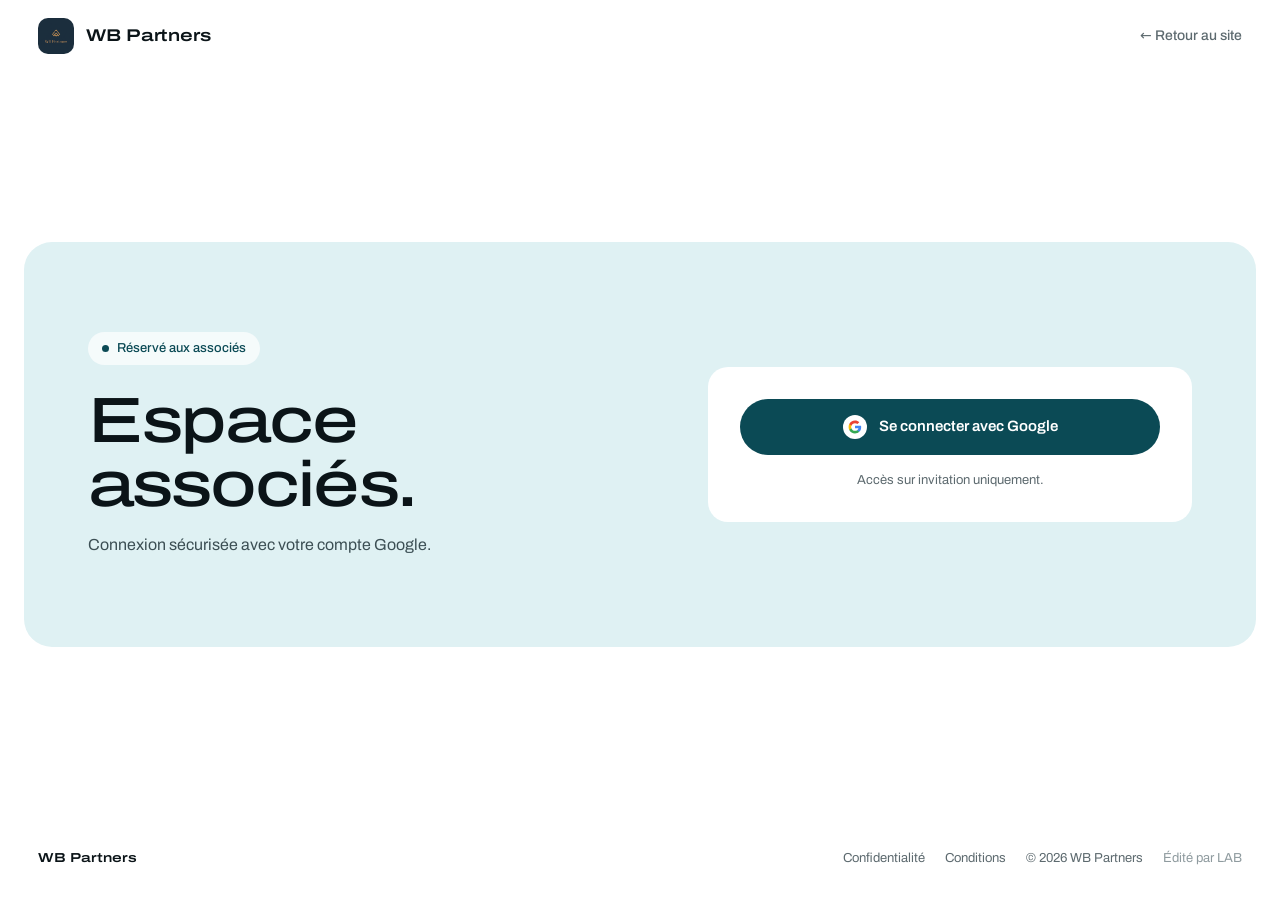
<file: app/index.html>
<!DOCTYPE html>
<html lang="fr">
<head>
  <meta charset="UTF-8" />
  <meta name="viewport" content="width=device-width, initial-scale=1.0" />
  <title>WB Partners — Espace associés</title>
  <link rel="icon" type="image/png" href="/assets/img/logo-192.png" />
  <meta name="theme-color" content="#0b4a55" />
  <script type="module" crossorigin src="/app/assets/index-D13f_keJ.js"></script>
  <link rel="stylesheet" crossorigin href="/app/assets/index-Czt-BiW3.css">
</head>
<body>
  <div id="root"></div>
</body>
</html>
</file>
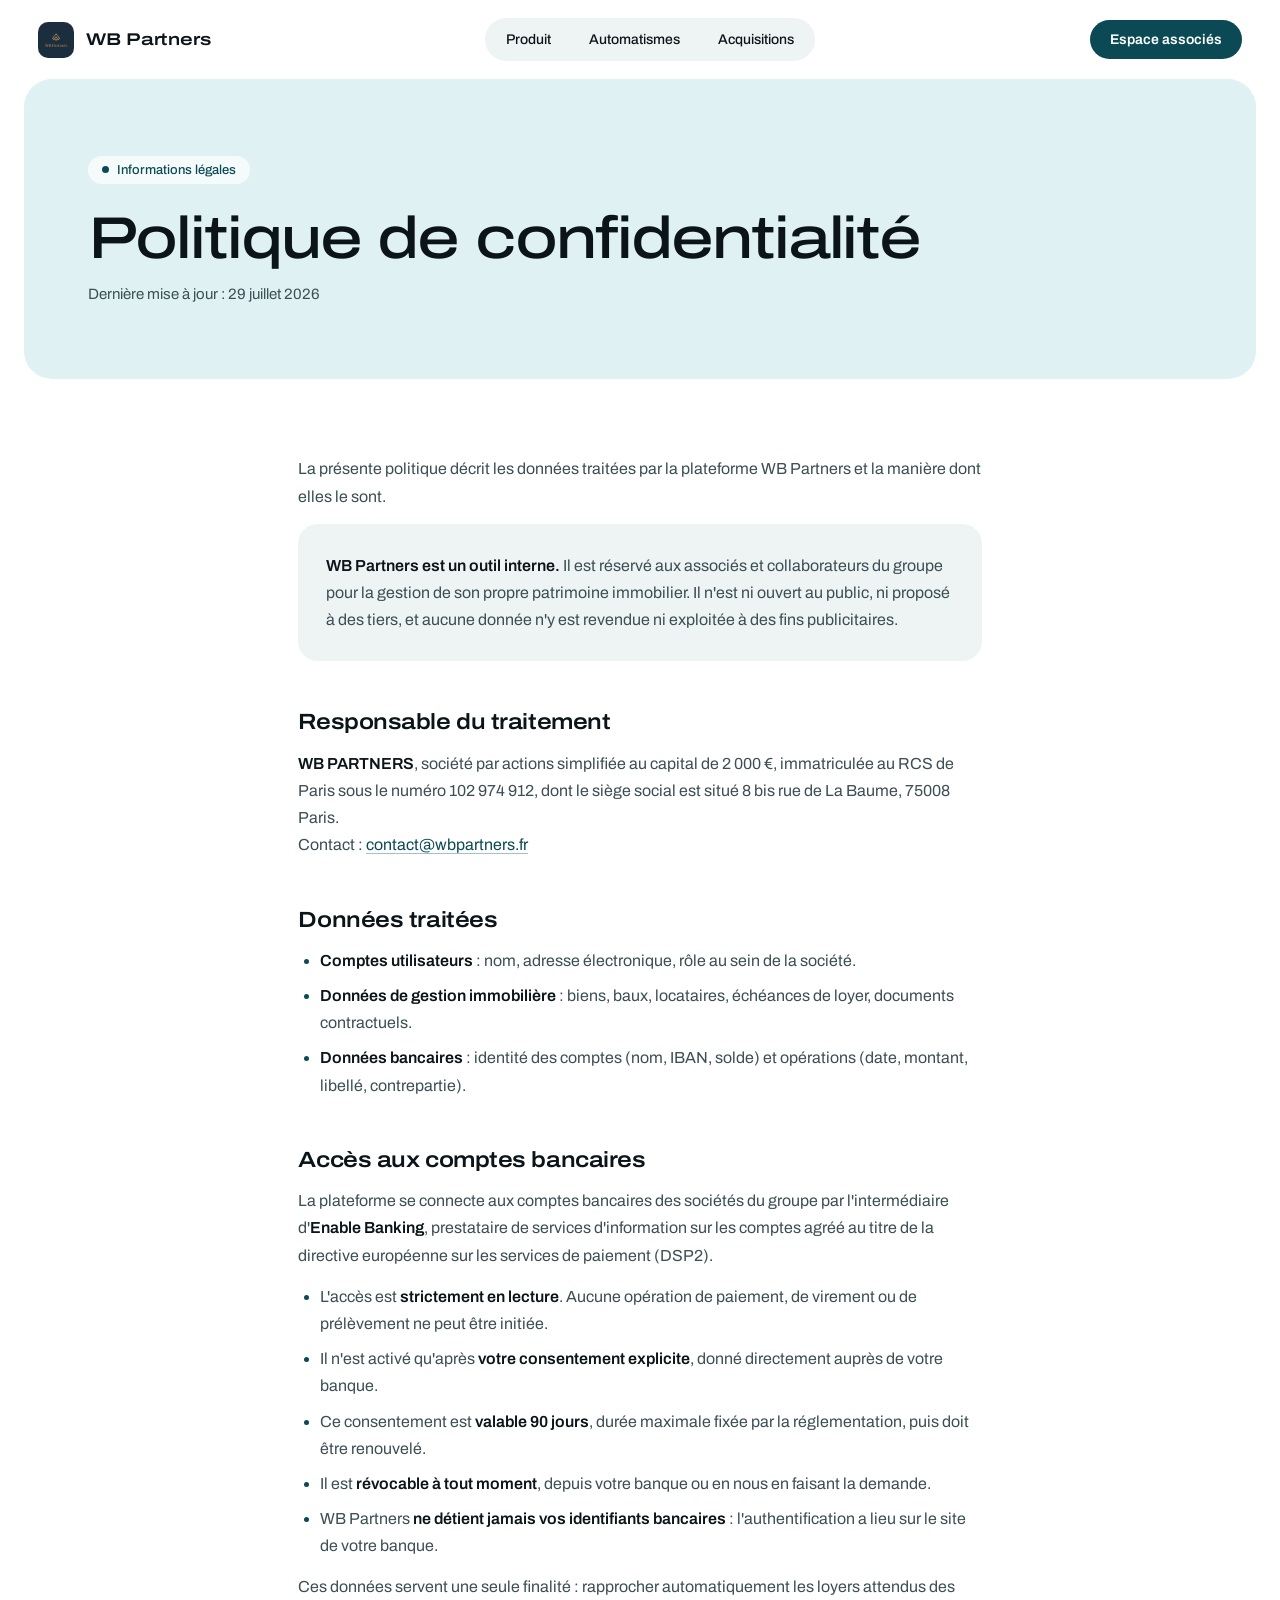
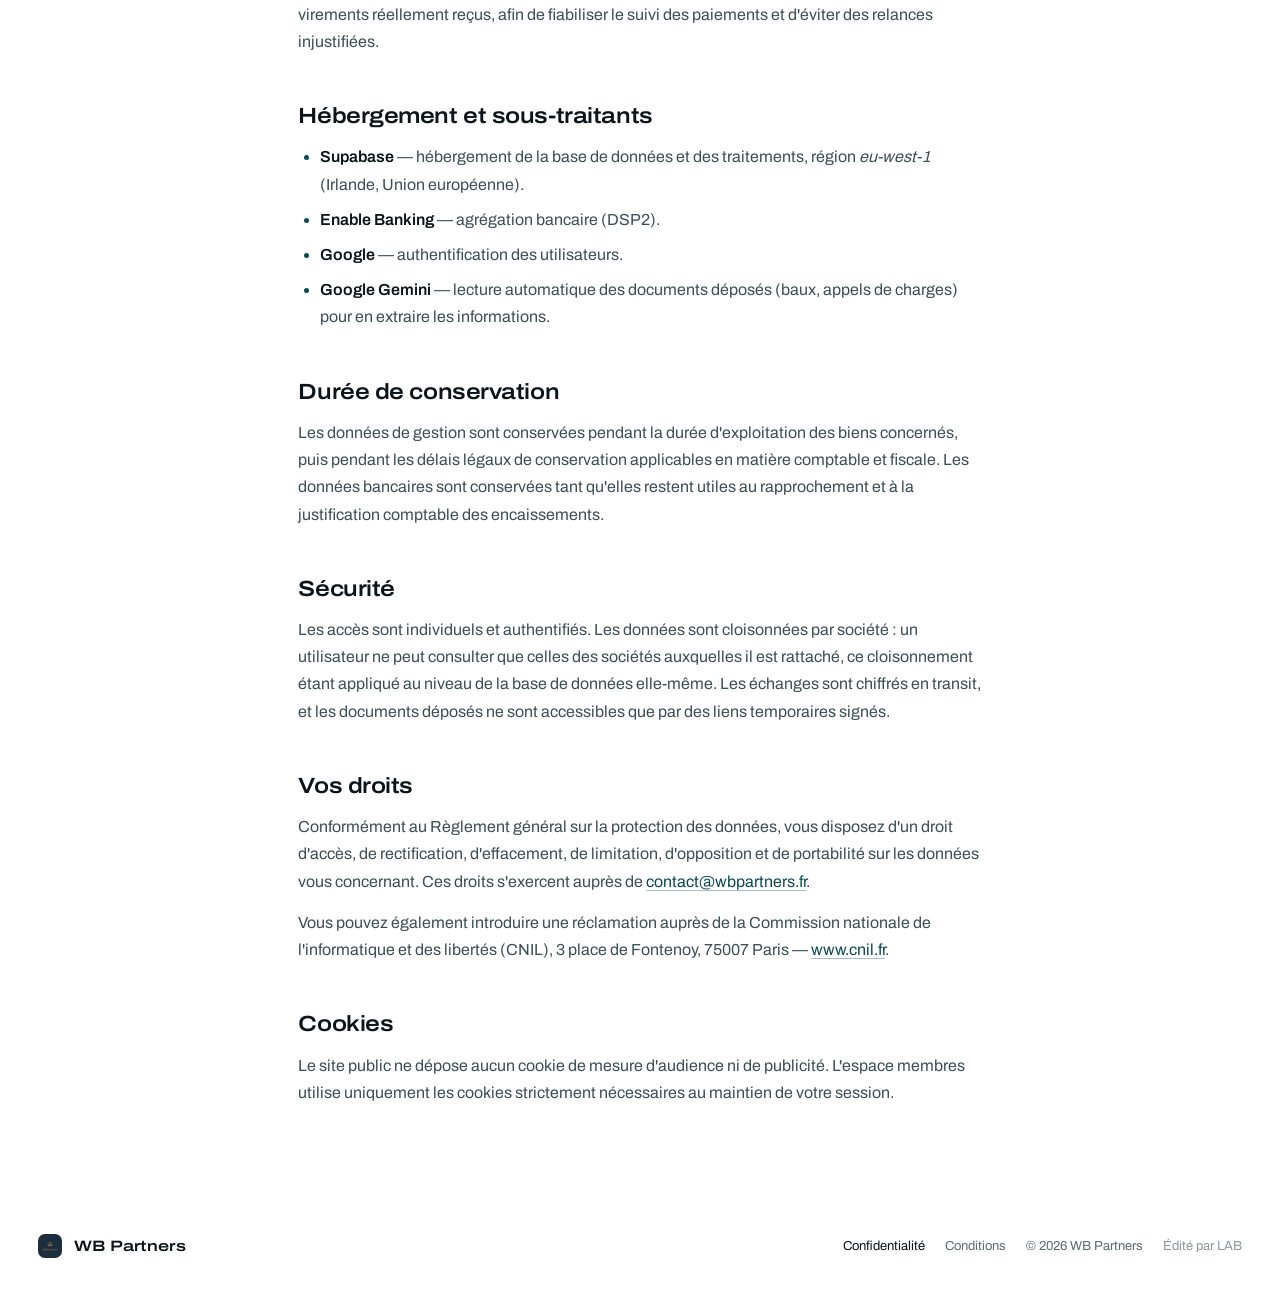
<file: privacy/index.html>
<!DOCTYPE html>
<html lang="fr">
<head>
<meta charset="utf-8">
<meta name="viewport" content="width=device-width, initial-scale=1">
<title>Politique de confidentialité — WB Partners</title>
<meta name="description" content="Données traitées par la plateforme WB Partners, accès bancaire en lecture seule, hébergement, durée de conservation et droits RGPD.">
<link rel="canonical" href="https://wbpartners.fr/privacy/">
<link rel="icon" type="image/png" href="/assets/img/logo-192.png">
<link rel="apple-touch-icon" href="/assets/img/logo-192.png">
<meta name="theme-color" content="#0b4a55">
<link rel="preload" href="/assets/fonts/archivo-latin.woff2" as="font" type="font/woff2" crossorigin>
<link rel="stylesheet" href="/assets/pages.css">
</head>
<body>

<header class="entete">
  <a href="/" class="marque"><img src="/assets/img/logo-192.png" alt=""><span>WB Partners</span></a>
  <nav class="nav-ancres" aria-label="Sections de l'accueil">
    <a href="/#produit">Produit</a>
    <a href="/#automatismes">Automatismes</a>
    <a href="/#acquisitions">Acquisitions</a>
  </nav>
  <a href="/app/" class="bouton">Espace associés</a>
</header>

<section class="bandeau">
  <div>
    <span class="pastille">Informations légales</span>
    <h1>Politique de confidentialité</h1>
    <p class="maj">Dernière mise à jour : 29 juillet 2026</p>
  </div>
</section>

<main class="contenu">
<p>
  La présente politique décrit les données traitées par la plateforme WB Partners
  et la manière dont elles le sont.
</p>

<div class="encart">
  <p>
    <strong>WB Partners est un outil interne.</strong> Il est réservé aux associés
    et collaborateurs du groupe pour la gestion de son propre patrimoine immobilier.
    Il n'est ni ouvert au public, ni proposé à des tiers, et aucune donnée n'y est
    revendue ni exploitée à des fins publicitaires.
  </p>
</div>

<h2>Responsable du traitement</h2>
<p>
  <strong>WB PARTNERS</strong>, société par actions simplifiée au capital de 2 000 €,
  immatriculée au RCS de Paris sous le numéro 102 974 912, dont le siège social est
  situé 8 bis rue de La Baume, 75008 Paris.<br />
  Contact : <a href="mailto:contact@wbpartners.fr">contact@wbpartners.fr</a>
</p>

<h2>Données traitées</h2>
<ul>
  <li><strong>Comptes utilisateurs</strong> : nom, adresse électronique, rôle au sein de la société.</li>
  <li><strong>Données de gestion immobilière</strong> : biens, baux, locataires, échéances de loyer, documents contractuels.</li>
  <li><strong>Données bancaires</strong> : identité des comptes (nom, IBAN, solde) et opérations (date, montant, libellé, contrepartie).</li>
</ul>

<h2>Accès aux comptes bancaires</h2>
<p>
  La plateforme se connecte aux comptes bancaires des sociétés du groupe par
  l'intermédiaire d'<strong>Enable Banking</strong>, prestataire de services
  d'information sur les comptes agréé au titre de la directive européenne sur les
  services de paiement (DSP2).
</p>
<ul>
  <li>L'accès est <strong>strictement en lecture</strong>. Aucune opération de paiement, de virement ou de prélèvement ne peut être initiée.</li>
  <li>Il n'est activé qu'après <strong>votre consentement explicite</strong>, donné directement auprès de votre banque.</li>
  <li>Ce consentement est <strong>valable 90 jours</strong>, durée maximale fixée par la réglementation, puis doit être renouvelé.</li>
  <li>Il est <strong>révocable à tout moment</strong>, depuis votre banque ou en nous en faisant la demande.</li>
  <li>WB Partners <strong>ne détient jamais vos identifiants bancaires</strong> : l'authentification a lieu sur le site de votre banque.</li>
</ul>
<p>
  Ces données servent une seule finalité : rapprocher automatiquement les loyers
  attendus des virements réellement reçus, afin de fiabiliser le suivi des paiements
  et d'éviter des relances injustifiées.
</p>

<h2>Hébergement et sous-traitants</h2>
<ul>
  <li><strong>Supabase</strong> — hébergement de la base de données et des traitements, région <em>eu-west-1</em> (Irlande, Union européenne).</li>
  <li><strong>Enable Banking</strong> — agrégation bancaire (DSP2).</li>
  <li><strong>Google</strong> — authentification des utilisateurs.</li>
  <li><strong>Google Gemini</strong> — lecture automatique des documents déposés (baux, appels de charges) pour en extraire les informations.</li>
</ul>

<h2>Durée de conservation</h2>
<p>
  Les données de gestion sont conservées pendant la durée d'exploitation des biens
  concernés, puis pendant les délais légaux de conservation applicables en matière
  comptable et fiscale. Les données bancaires sont conservées tant qu'elles restent
  utiles au rapprochement et à la justification comptable des encaissements.
</p>

<h2>Sécurité</h2>
<p>
  Les accès sont individuels et authentifiés. Les données sont cloisonnées par
  société : un utilisateur ne peut consulter que celles des sociétés auxquelles il
  est rattaché, ce cloisonnement étant appliqué au niveau de la base de données
  elle-même. Les échanges sont chiffrés en transit, et les documents déposés ne sont
  accessibles que par des liens temporaires signés.
</p>

<h2>Vos droits</h2>
<p>
  Conformément au Règlement général sur la protection des données, vous disposez
  d'un droit d'accès, de rectification, d'effacement, de limitation, d'opposition et
  de portabilité sur les données vous concernant. Ces droits s'exercent auprès de
  <a href="mailto:contact@wbpartners.fr">contact@wbpartners.fr</a>.
</p>
<p>
  Vous pouvez également introduire une réclamation auprès de la Commission nationale
  de l'informatique et des libertés (CNIL), 3 place de Fontenoy, 75007 Paris —
  <a href="https://www.cnil.fr" target="_blank" rel="noreferrer">www.cnil.fr</a>.
</p>

<h2>Cookies</h2>
<p>
  Le site public ne dépose aucun cookie de mesure d'audience ni de publicité.
  L'espace membres utilise uniquement les cookies strictement nécessaires au
  maintien de votre session.
</p>
</main>

<footer class="pied">
  <a href="/" class="marque"><img src="/assets/img/logo-192.png" alt=""><span>WB Partners</span></a>
  <nav aria-label="Informations légales">
    <a href="/privacy/" aria-current="page">Confidentialité</a>
    <a href="/terms/">Conditions</a>
    <span>© 2026 WB Partners</span>
    <span style="opacity:.7;">Édité par LAB</span>
  </nav>
</footer>

</body>
</html>
</file>
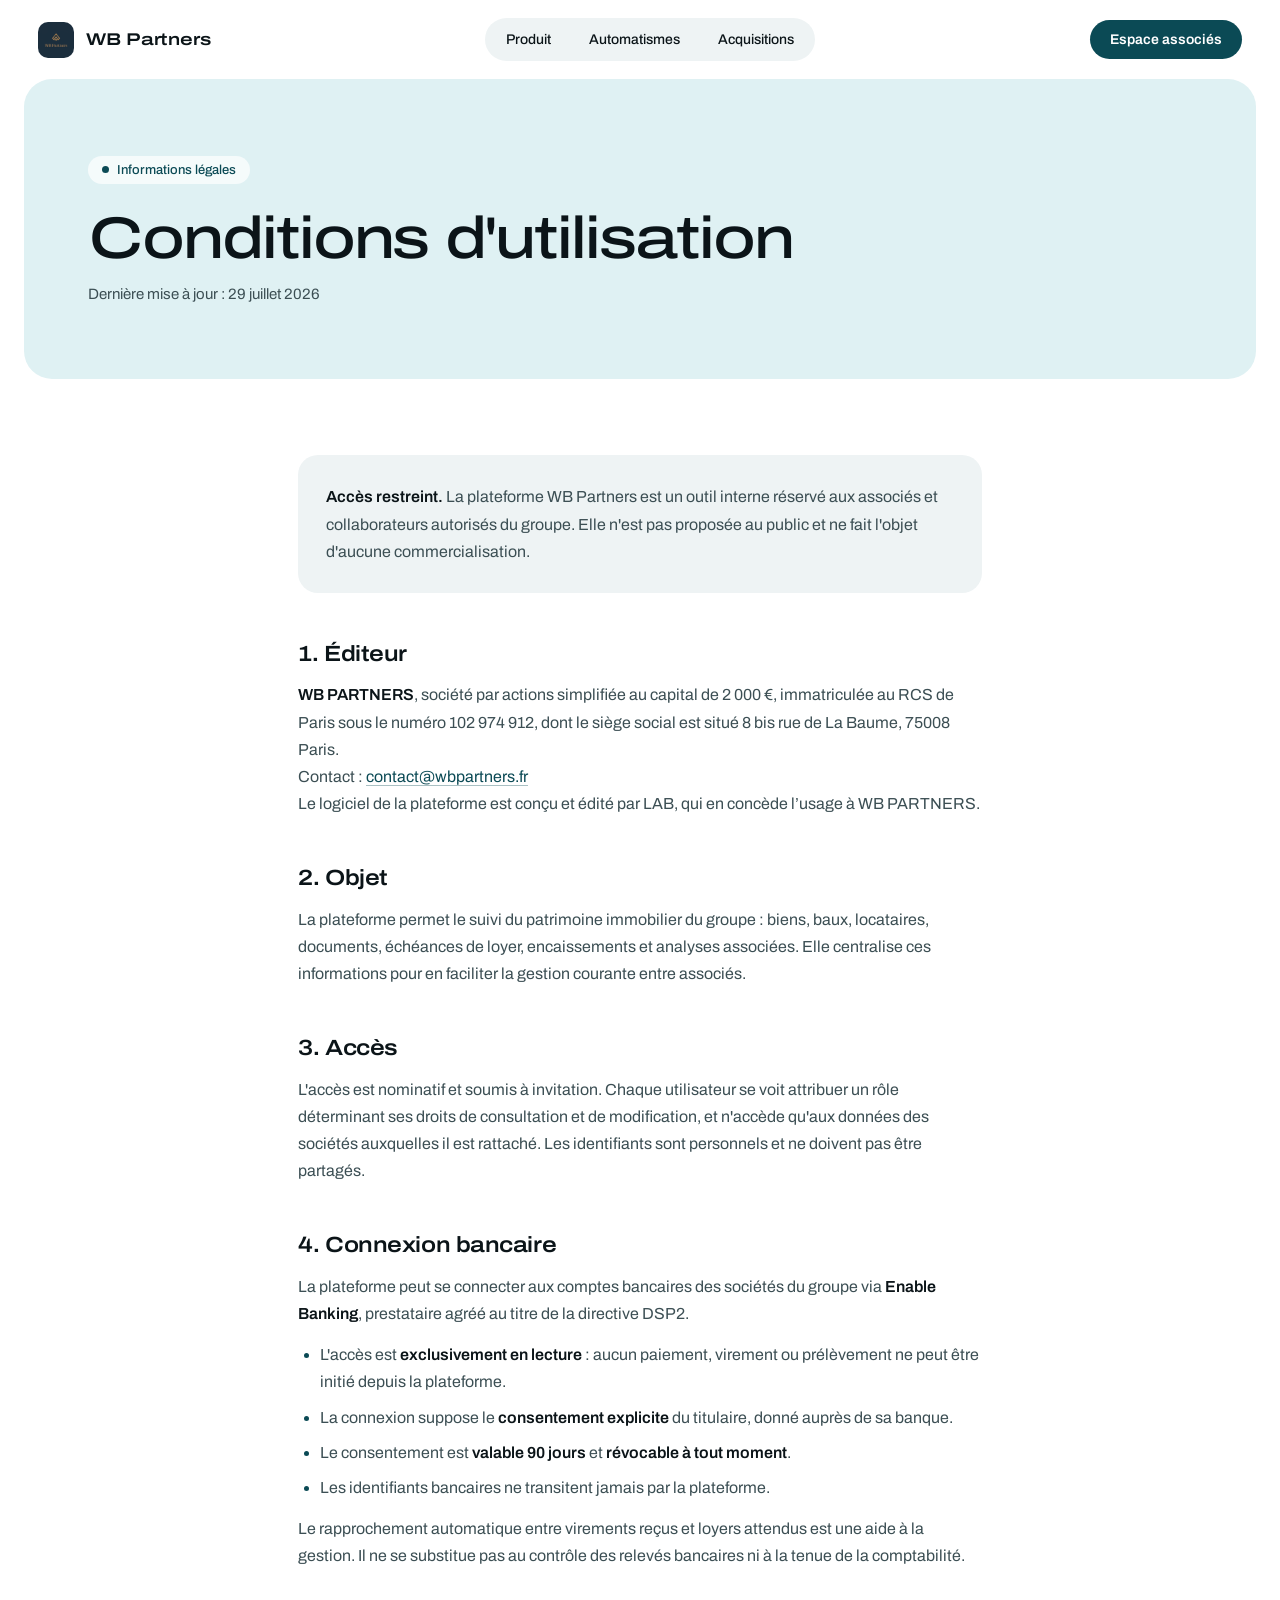
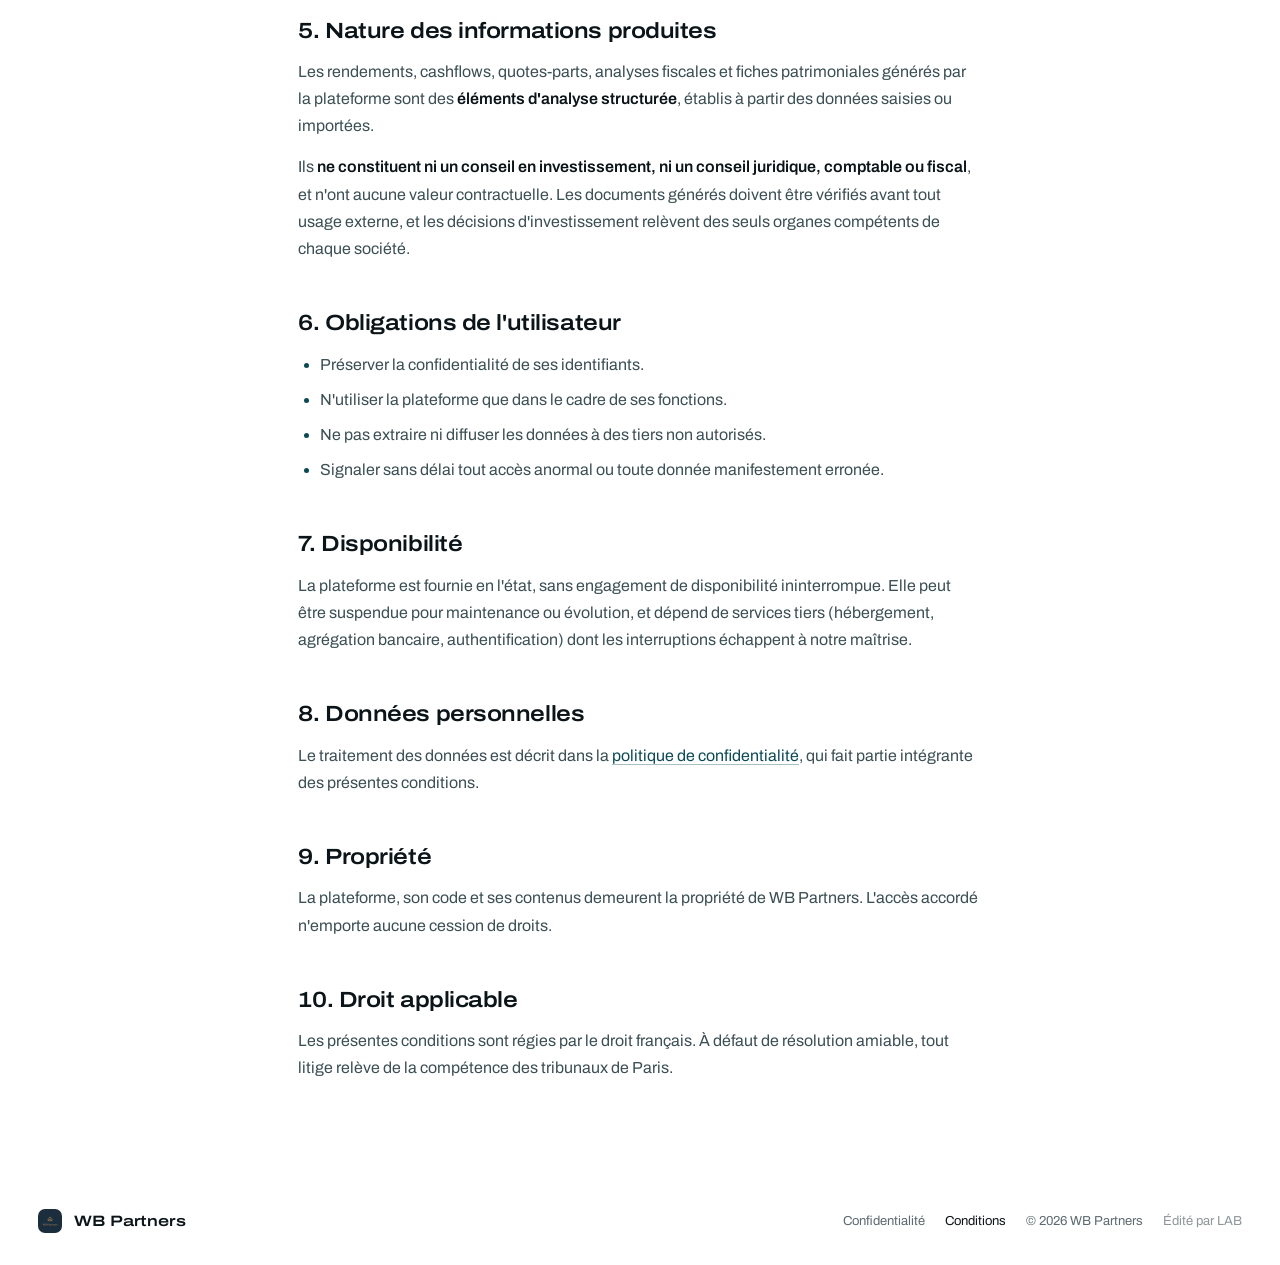
<file: terms/index.html>
<!DOCTYPE html>
<html lang="fr">
<head>
<meta charset="utf-8">
<meta name="viewport" content="width=device-width, initial-scale=1">
<title>Conditions d'utilisation — WB Partners</title>
<meta name="description" content="Conditions d'utilisation de la plateforme interne de gestion immobilière de WB Partners.">
<link rel="canonical" href="https://wbpartners.fr/terms/">
<link rel="icon" type="image/png" href="/assets/img/logo-192.png">
<link rel="apple-touch-icon" href="/assets/img/logo-192.png">
<meta name="theme-color" content="#0b4a55">
<link rel="preload" href="/assets/fonts/archivo-latin.woff2" as="font" type="font/woff2" crossorigin>
<link rel="stylesheet" href="/assets/pages.css">
</head>
<body>

<header class="entete">
  <a href="/" class="marque"><img src="/assets/img/logo-192.png" alt=""><span>WB Partners</span></a>
  <nav class="nav-ancres" aria-label="Sections de l'accueil">
    <a href="/#produit">Produit</a>
    <a href="/#automatismes">Automatismes</a>
    <a href="/#acquisitions">Acquisitions</a>
  </nav>
  <a href="/app/" class="bouton">Espace associés</a>
</header>

<section class="bandeau">
  <div>
    <span class="pastille">Informations légales</span>
    <h1>Conditions d'utilisation</h1>
    <p class="maj">Dernière mise à jour : 29 juillet 2026</p>
  </div>
</section>

<main class="contenu">
<div class="encart">
  <p>
    <strong>Accès restreint.</strong> La plateforme WB Partners est un outil interne
    réservé aux associés et collaborateurs autorisés du groupe. Elle n'est pas
    proposée au public et ne fait l'objet d'aucune commercialisation.
  </p>
</div>

<h2>1. Éditeur</h2>
<p>
  <strong>WB PARTNERS</strong>, société par actions simplifiée au capital de 2 000 €,
  immatriculée au RCS de Paris sous le numéro 102 974 912, dont le siège social est
  situé 8 bis rue de La Baume, 75008 Paris.<br />
  Contact : <a href="mailto:contact@wbpartners.fr">contact@wbpartners.fr</a><br />
  Le logiciel de la plateforme est conçu et édité par LAB, qui en concède l’usage à WB PARTNERS.
</p>

<h2>2. Objet</h2>
<p>
  La plateforme permet le suivi du patrimoine immobilier du groupe : biens, baux,
  locataires, documents, échéances de loyer, encaissements et analyses associées.
  Elle centralise ces informations pour en faciliter la gestion courante entre
  associés.
</p>

<h2>3. Accès</h2>
<p>
  L'accès est nominatif et soumis à invitation. Chaque utilisateur se voit attribuer
  un rôle déterminant ses droits de consultation et de modification, et n'accède
  qu'aux données des sociétés auxquelles il est rattaché. Les identifiants sont
  personnels et ne doivent pas être partagés.
</p>

<h2>4. Connexion bancaire</h2>
<p>
  La plateforme peut se connecter aux comptes bancaires des sociétés du groupe via
  <strong>Enable Banking</strong>, prestataire agréé au titre de la directive DSP2.
</p>
<ul>
  <li>L'accès est <strong>exclusivement en lecture</strong> : aucun paiement, virement ou prélèvement ne peut être initié depuis la plateforme.</li>
  <li>La connexion suppose le <strong>consentement explicite</strong> du titulaire, donné auprès de sa banque.</li>
  <li>Le consentement est <strong>valable 90 jours</strong> et <strong>révocable à tout moment</strong>.</li>
  <li>Les identifiants bancaires ne transitent jamais par la plateforme.</li>
</ul>
<p>
  Le rapprochement automatique entre virements reçus et loyers attendus est une aide
  à la gestion. Il ne se substitue pas au contrôle des relevés bancaires ni à la
  tenue de la comptabilité.
</p>

<h2>5. Nature des informations produites</h2>
<p>
  Les rendements, cashflows, quotes-parts, analyses fiscales et fiches patrimoniales
  générés par la plateforme sont des <strong>éléments d'analyse structurée</strong>,
  établis à partir des données saisies ou importées.
</p>
<p>
  Ils <strong>ne constituent ni un conseil en investissement, ni un conseil
  juridique, comptable ou fiscal</strong>, et n'ont aucune valeur contractuelle.
  Les documents générés doivent être vérifiés avant tout usage externe, et les
  décisions d'investissement relèvent des seuls organes compétents de chaque société.
</p>

<h2>6. Obligations de l'utilisateur</h2>
<ul>
  <li>Préserver la confidentialité de ses identifiants.</li>
  <li>N'utiliser la plateforme que dans le cadre de ses fonctions.</li>
  <li>Ne pas extraire ni diffuser les données à des tiers non autorisés.</li>
  <li>Signaler sans délai tout accès anormal ou toute donnée manifestement erronée.</li>
</ul>

<h2>7. Disponibilité</h2>
<p>
  La plateforme est fournie en l'état, sans engagement de disponibilité
  ininterrompue. Elle peut être suspendue pour maintenance ou évolution, et dépend
  de services tiers (hébergement, agrégation bancaire, authentification) dont les
  interruptions échappent à notre maîtrise.
</p>

<h2>8. Données personnelles</h2>
<p>
  Le traitement des données est décrit dans la
  <a href="/privacy">politique de confidentialité</a>, qui fait partie intégrante
  des présentes conditions.
</p>

<h2>9. Propriété</h2>
<p>
  La plateforme, son code et ses contenus demeurent la propriété de WB Partners.
  L'accès accordé n'emporte aucune cession de droits.
</p>

<h2>10. Droit applicable</h2>
<p>
  Les présentes conditions sont régies par le droit français. À défaut de résolution
  amiable, tout litige relève de la compétence des tribunaux de Paris.
</p>
</main>

<footer class="pied">
  <a href="/" class="marque"><img src="/assets/img/logo-192.png" alt=""><span>WB Partners</span></a>
  <nav aria-label="Informations légales">
    <a href="/privacy/">Confidentialité</a>
    <a href="/terms/" aria-current="page">Conditions</a>
    <span>© 2026 WB Partners</span>
    <span style="opacity:.7;">Édité par LAB</span>
  </nav>
</footer>

</body>
</html>
</file>
<file: assets/pages.css>
/* Pages secondaires du site vitrine (confidentialité, conditions).
   Reprend l'identité de l'accueil conçu avec Claude Design — Archivo, bleu
   canard #0b4a55, blocs arrondis — sans dupliquer ses styles en ligne. Les
   valeurs (tailles, rayons, espacements) sont celles de l'accueil. */

@font-face {
  font-family: 'Archivo';
  font-style: normal;
  font-weight: 300 800;
  font-stretch: 62% 125%;
  font-display: swap;
  src: url("/assets/fonts/archivo-vietnamese.woff2") format('woff2');
  unicode-range: U+0102-0103, U+0110-0111, U+0128-0129, U+0168-0169, U+01A0-01A1, U+01AF-01B0, U+0300-0301, U+0303-0304, U+0308-0309, U+0323, U+0329, U+1EA0-1EF9, U+20AB;
}
@font-face {
  font-family: 'Archivo';
  font-style: normal;
  font-weight: 300 800;
  font-stretch: 62% 125%;
  font-display: swap;
  src: url("/assets/fonts/archivo-latin-ext.woff2") format('woff2');
  unicode-range: U+0100-02BA, U+02BD-02C5, U+02C7-02CC, U+02CE-02D7, U+02DD-02FF, U+0304, U+0308, U+0329, U+1D00-1DBF, U+1E00-1E9F, U+1EF2-1EFF, U+2020, U+20A0-20AB, U+20AD-20C4, U+2113, U+2C60-2C7F, U+A720-A7FF;
}
@font-face {
  font-family: 'Archivo';
  font-style: normal;
  font-weight: 300 800;
  font-stretch: 62% 125%;
  font-display: swap;
  src: url("/assets/fonts/archivo-latin.woff2") format('woff2');
  unicode-range: U+0000-00FF, U+0131, U+0152-0153, U+02BB-02BC, U+02C6, U+02DA, U+02DC, U+0304, U+0308, U+0329, U+2000-206F, U+20AC, U+2122, U+2191, U+2193, U+2212, U+2215, U+FEFF, U+FFFD;
}

:root {
  --encre: #0b1418;
  --canard: #0b4a55;
  --canard-fonce: #08343c;
  --gris: #5d6a6f;
  --texte: #3c4f54;
  --brume: #eef3f4;
  --ciel: #dff1f3;
  --trait: #e3e9ea;
  --marge: clamp(16px, 3vw, 40px);
}

* { box-sizing: border-box; }
html { scroll-behavior: smooth; }
body {
  margin: 0;
  background: #ffffff;
  color: var(--encre);
  font-family: 'Archivo', system-ui, sans-serif;
  -webkit-font-smoothing: antialiased;
}
a { color: var(--canard); text-decoration: none; }
a:hover { color: var(--canard-fonce); }

/* ── En-tête : identique à l'accueil ───────────────────────── */
.entete {
  display: flex; justify-content: space-between; align-items: center; gap: 24px;
  padding: 18px var(--marge);
}
.marque { display: flex; align-items: center; gap: 12px; color: var(--encre); }
.marque:hover { color: var(--encre); }
.marque img { width: 36px; height: 36px; border-radius: 10px; display: block; }
.marque span { font-stretch: 125%; font-weight: 600; font-size: 17px; letter-spacing: -0.01em; }
.nav-ancres {
  display: flex; gap: 6px; align-items: center;
  font-size: 14px; font-weight: 500; white-space: nowrap;
  background: var(--brume); padding: 5px; border-radius: 999px;
}
.nav-ancres a { color: var(--encre); padding: 9px 16px; border-radius: 999px; }
.nav-ancres a:hover { background: #ffffff; color: var(--encre); }
.bouton {
  background: var(--canard); color: #ffffff; padding: 12px 20px; border-radius: 999px;
  font-size: 14px; font-weight: 600; white-space: nowrap;
}
.bouton:hover { background: var(--canard-fonce); color: #ffffff; }

/* ── Bandeau de titre ──────────────────────────────────────── */
.bandeau { padding: 0 clamp(12px, 2vw, 24px); }
.bandeau > div {
  background: var(--ciel); border-radius: 28px;
  padding: clamp(40px, 6vw, 88px) clamp(24px, 5vw, 72px);
}
.pastille {
  display: inline-flex; align-items: center; gap: 8px;
  background: rgba(255, 255, 255, 0.7); padding: 7px 14px; border-radius: 999px;
  font-size: 13px; font-weight: 500; color: var(--canard); margin-bottom: 24px;
}
.pastille::before {
  content: ''; width: 7px; height: 7px; border-radius: 999px; background: var(--canard);
}
.bandeau h1 {
  margin: 0; max-width: 900px;
  font-stretch: 125%; font-weight: 500; font-size: clamp(34px, 4.6vw, 64px);
  line-height: 1.02; letter-spacing: -0.035em; text-wrap: balance;
}
.maj { margin: 18px 0 0; font-size: 15px; color: var(--texte); }

/* ── Corps du texte ────────────────────────────────────────── */
.contenu {
  max-width: 760px; margin: 0 auto;
  padding: clamp(40px, 6vw, 80px) var(--marge) clamp(56px, 7vw, 104px);
}
.contenu > :first-child { margin-top: 0; }
.contenu h2 {
  margin: 48px 0 14px;
  font-stretch: 115%; font-weight: 600; font-size: 22px; letter-spacing: -0.02em; line-height: 1.2;
}
.contenu p, .contenu li { font-size: 16px; line-height: 1.7; color: var(--texte); }
.contenu p { margin: 0 0 14px; }
.contenu ul { margin: 0 0 14px; padding-left: 22px; }
.contenu li { margin-bottom: 8px; }
.contenu li::marker { color: var(--canard); }
.contenu strong { color: var(--encre); font-weight: 600; }
.contenu a { border-bottom: 1px solid rgba(11, 74, 85, 0.35); }
.contenu a:hover { border-color: var(--canard-fonce); }
.encart {
  background: var(--brume); border-radius: 20px;
  padding: clamp(20px, 3vw, 28px); margin: 0 0 8px;
}
.encart p:last-child { margin-bottom: 0; }

/* ── Pied de page : identique à l'accueil ──────────────────── */
.pied {
  padding: 24px var(--marge) 32px;
  display: flex; justify-content: space-between; align-items: center; gap: 16px; flex-wrap: wrap;
  font-size: 13px; color: var(--gris);
}
.pied .marque img { width: 24px; height: 24px; border-radius: 7px; }
.pied .marque span { font-size: 15px; }
.pied nav { display: flex; gap: 20px; align-items: center; flex-wrap: wrap; }
.pied nav a { color: var(--gris); }
.pied nav a:hover, .pied nav a[aria-current="page"] { color: var(--encre); }

/* ── Téléphone : mêmes seuils que l'accueil ────────────────── */
@media (max-width: 760px) {
  .nav-ancres { display: none; }
}
@media (max-width: 420px) {
  .entete .bouton { padding: 10px 16px; font-size: 13px; }
}
</file>
<file: app/assets/index-Czt-BiW3.css>
.leaflet-pane,.leaflet-tile,.leaflet-marker-icon,.leaflet-marker-shadow,.leaflet-tile-container,.leaflet-pane>svg,.leaflet-pane>canvas,.leaflet-zoom-box,.leaflet-image-layer,.leaflet-layer{position:absolute;left:0;top:0}.leaflet-container{overflow:hidden}.leaflet-tile,.leaflet-marker-icon,.leaflet-marker-shadow{-webkit-user-select:none;-moz-user-select:none;user-select:none;-webkit-user-drag:none}.leaflet-tile::selection{background:transparent}.leaflet-safari .leaflet-tile{image-rendering:-webkit-optimize-contrast}.leaflet-safari .leaflet-tile-container{width:1600px;height:1600px;-webkit-transform-origin:0 0}.leaflet-marker-icon,.leaflet-marker-shadow{display:block}.leaflet-container .leaflet-overlay-pane svg{max-width:none!important;max-height:none!important}.leaflet-container .leaflet-marker-pane img,.leaflet-container .leaflet-shadow-pane img,.leaflet-container .leaflet-tile-pane img,.leaflet-container img.leaflet-image-layer,.leaflet-container .leaflet-tile{max-width:none!important;max-height:none!important;width:auto;padding:0}.leaflet-container img.leaflet-tile{mix-blend-mode:plus-lighter}.leaflet-container.leaflet-touch-zoom{-ms-touch-action:pan-x pan-y;touch-action:pan-x pan-y}.leaflet-container.leaflet-touch-drag{-ms-touch-action:pinch-zoom;touch-action:none;touch-action:pinch-zoom}.leaflet-container.leaflet-touch-drag.leaflet-touch-zoom{-ms-touch-action:none;touch-action:none}.leaflet-container{-webkit-tap-highlight-color:transparent}.leaflet-container a{-webkit-tap-highlight-color:rgba(51,181,229,.4)}.leaflet-tile{filter:inherit;visibility:hidden}.leaflet-tile-loaded{visibility:inherit}.leaflet-zoom-box{width:0;height:0;-moz-box-sizing:border-box;box-sizing:border-box;z-index:800}.leaflet-overlay-pane svg{-moz-user-select:none}.leaflet-pane{z-index:400}.leaflet-tile-pane{z-index:200}.leaflet-overlay-pane{z-index:400}.leaflet-shadow-pane{z-index:500}.leaflet-marker-pane{z-index:600}.leaflet-tooltip-pane{z-index:650}.leaflet-popup-pane{z-index:700}.leaflet-map-pane canvas{z-index:100}.leaflet-map-pane svg{z-index:200}.leaflet-vml-shape{width:1px;height:1px}.lvml{behavior:url(#default#VML);display:inline-block;position:absolute}.leaflet-control{position:relative;z-index:800;pointer-events:visiblePainted;pointer-events:auto}.leaflet-top,.leaflet-bottom{position:absolute;z-index:1000;pointer-events:none}.leaflet-top{top:0}.leaflet-right{right:0}.leaflet-bottom{bottom:0}.leaflet-left{left:0}.leaflet-control{float:left;clear:both}.leaflet-right .leaflet-control{float:right}.leaflet-top .leaflet-control{margin-top:10px}.leaflet-bottom .leaflet-control{margin-bottom:10px}.leaflet-left .leaflet-control{margin-left:10px}.leaflet-right .leaflet-control{margin-right:10px}.leaflet-fade-anim .leaflet-popup{opacity:0;-webkit-transition:opacity .2s linear;-moz-transition:opacity .2s linear;transition:opacity .2s linear}.leaflet-fade-anim .leaflet-map-pane .leaflet-popup{opacity:1}.leaflet-zoom-animated{-webkit-transform-origin:0 0;-ms-transform-origin:0 0;transform-origin:0 0}svg.leaflet-zoom-animated{will-change:transform}.leaflet-zoom-anim .leaflet-zoom-animated{-webkit-transition:-webkit-transform .25s cubic-bezier(0,0,.25,1);-moz-transition:-moz-transform .25s cubic-bezier(0,0,.25,1);transition:transform .25s cubic-bezier(0,0,.25,1)}.leaflet-zoom-anim .leaflet-tile,.leaflet-pan-anim .leaflet-tile{-webkit-transition:none;-moz-transition:none;transition:none}.leaflet-zoom-anim .leaflet-zoom-hide{visibility:hidden}.leaflet-interactive{cursor:pointer}.leaflet-grab{cursor:-webkit-grab;cursor:-moz-grab;cursor:grab}.leaflet-crosshair,.leaflet-crosshair .leaflet-interactive{cursor:crosshair}.leaflet-popup-pane,.leaflet-control{cursor:auto}.leaflet-dragging .leaflet-grab,.leaflet-dragging .leaflet-grab .leaflet-interactive,.leaflet-dragging .leaflet-marker-draggable{cursor:move;cursor:-webkit-grabbing;cursor:-moz-grabbing;cursor:grabbing}.leaflet-marker-icon,.leaflet-marker-shadow,.leaflet-image-layer,.leaflet-pane>svg path,.leaflet-tile-container{pointer-events:none}.leaflet-marker-icon.leaflet-interactive,.leaflet-image-layer.leaflet-interactive,.leaflet-pane>svg path.leaflet-interactive,svg.leaflet-image-layer.leaflet-interactive path{pointer-events:visiblePainted;pointer-events:auto}.leaflet-container{background:#ddd;outline-offset:1px}.leaflet-container a{color:#0078a8}.leaflet-zoom-box{border:2px dotted #38f;background:#ffffff80}.leaflet-container{font-family:Helvetica Neue,Arial,Helvetica,sans-serif;font-size:12px;font-size:.75rem;line-height:1.5}.leaflet-bar{box-shadow:0 1px 5px #000000a6;border-radius:4px}.leaflet-bar a{background-color:#fff;border-bottom:1px solid #ccc;width:26px;height:26px;line-height:26px;display:block;text-align:center;text-decoration:none;color:#000}.leaflet-bar a,.leaflet-control-layers-toggle{background-position:50% 50%;background-repeat:no-repeat;display:block}.leaflet-bar a:hover,.leaflet-bar a:focus{background-color:#f4f4f4}.leaflet-bar a:first-child{border-top-left-radius:4px;border-top-right-radius:4px}.leaflet-bar a:last-child{border-bottom-left-radius:4px;border-bottom-right-radius:4px;border-bottom:none}.leaflet-bar a.leaflet-disabled{cursor:default;background-color:#f4f4f4;color:#bbb}.leaflet-touch .leaflet-bar a{width:30px;height:30px;line-height:30px}.leaflet-touch .leaflet-bar a:first-child{border-top-left-radius:2px;border-top-right-radius:2px}.leaflet-touch .leaflet-bar a:last-child{border-bottom-left-radius:2px;border-bottom-right-radius:2px}.leaflet-control-zoom-in,.leaflet-control-zoom-out{font:700 18px Lucida Console,Monaco,monospace;text-indent:1px}.leaflet-touch .leaflet-control-zoom-in,.leaflet-touch .leaflet-control-zoom-out{font-size:22px}.leaflet-control-layers{box-shadow:0 1px 5px #0006;background:#fff;border-radius:5px}.leaflet-control-layers-toggle{background-image:url([data-uri]);width:36px;height:36px}.leaflet-retina .leaflet-control-layers-toggle{background-image:url([data-uri]);background-size:26px 26px}.leaflet-touch .leaflet-control-layers-toggle{width:44px;height:44px}.leaflet-control-layers .leaflet-control-layers-list,.leaflet-control-layers-expanded .leaflet-control-layers-toggle{display:none}.leaflet-control-layers-expanded .leaflet-control-layers-list{display:block;position:relative}.leaflet-control-layers-expanded{padding:6px 10px 6px 6px;color:#333;background:#fff}.leaflet-control-layers-scrollbar{overflow-y:scroll;overflow-x:hidden;padding-right:5px}.leaflet-control-layers-selector{margin-top:2px;position:relative;top:1px}.leaflet-control-layers label{display:block;font-size:13px;font-size:1.08333em}.leaflet-control-layers-separator{height:0;border-top:1px solid #ddd;margin:5px -10px 5px -6px}.leaflet-default-icon-path{background-image:url([data-uri])}.leaflet-container .leaflet-control-attribution{background:#fff;background:#fffc;margin:0}.leaflet-control-attribution,.leaflet-control-scale-line{padding:0 5px;color:#333;line-height:1.4}.leaflet-control-attribution a{text-decoration:none}.leaflet-control-attribution a:hover,.leaflet-control-attribution a:focus{text-decoration:underline}.leaflet-attribution-flag{display:inline!important;vertical-align:baseline!important;width:1em;height:.6669em}.leaflet-left .leaflet-control-scale{margin-left:5px}.leaflet-bottom .leaflet-control-scale{margin-bottom:5px}.leaflet-control-scale-line{border:2px solid #777;border-top:none;line-height:1.1;padding:2px 5px 1px;white-space:nowrap;-moz-box-sizing:border-box;box-sizing:border-box;background:#fffc;text-shadow:1px 1px #fff}.leaflet-control-scale-line:not(:first-child){border-top:2px solid #777;border-bottom:none;margin-top:-2px}.leaflet-control-scale-line:not(:first-child):not(:last-child){border-bottom:2px solid #777}.leaflet-touch .leaflet-control-attribution,.leaflet-touch .leaflet-control-layers,.leaflet-touch .leaflet-bar{box-shadow:none}.leaflet-touch .leaflet-control-layers,.leaflet-touch .leaflet-bar{border:2px solid rgba(0,0,0,.2);background-clip:padding-box}.leaflet-popup{position:absolute;text-align:center;margin-bottom:20px}.leaflet-popup-content-wrapper{padding:1px;text-align:left;border-radius:12px}.leaflet-popup-content{margin:13px 24px 13px 20px;line-height:1.3;font-size:13px;font-size:1.08333em;min-height:1px}.leaflet-popup-content p{margin:1.3em 0}.leaflet-popup-tip-container{width:40px;height:20px;position:absolute;left:50%;margin-top:-1px;margin-left:-20px;overflow:hidden;pointer-events:none}.leaflet-popup-tip{width:17px;height:17px;padding:1px;margin:-10px auto 0;pointer-events:auto;-webkit-transform:rotate(45deg);-moz-transform:rotate(45deg);-ms-transform:rotate(45deg);transform:rotate(45deg)}.leaflet-popup-content-wrapper,.leaflet-popup-tip{background:#fff;color:#333;box-shadow:0 3px 14px #0006}.leaflet-container a.leaflet-popup-close-button{position:absolute;top:0;right:0;border:none;text-align:center;width:24px;height:24px;font:16px/24px Tahoma,Verdana,sans-serif;color:#757575;text-decoration:none;background:transparent}.leaflet-container a.leaflet-popup-close-button:hover,.leaflet-container a.leaflet-popup-close-button:focus{color:#585858}.leaflet-popup-scrolled{overflow:auto}.leaflet-oldie .leaflet-popup-content-wrapper{-ms-zoom:1}.leaflet-oldie .leaflet-popup-tip{width:24px;margin:0 auto;-ms-filter:"progid:DXImageTransform.Microsoft.Matrix(M11=0.70710678, M12=0.70710678, M21=-0.70710678, M22=0.70710678)";filter:progid:DXImageTransform.Microsoft.Matrix(M11=.70710678,M12=.70710678,M21=-.70710678,M22=.70710678)}.leaflet-oldie .leaflet-control-zoom,.leaflet-oldie .leaflet-control-layers,.leaflet-oldie .leaflet-popup-content-wrapper,.leaflet-oldie .leaflet-popup-tip{border:1px solid #999}.leaflet-div-icon{background:#fff;border:1px solid #666}.leaflet-tooltip{position:absolute;padding:6px;background-color:#fff;border:1px solid #fff;border-radius:3px;color:#222;white-space:nowrap;-webkit-user-select:none;-moz-user-select:none;-ms-user-select:none;user-select:none;pointer-events:none;box-shadow:0 1px 3px #0006}.leaflet-tooltip.leaflet-interactive{cursor:pointer;pointer-events:auto}.leaflet-tooltip-top:before,.leaflet-tooltip-bottom:before,.leaflet-tooltip-left:before,.leaflet-tooltip-right:before{position:absolute;pointer-events:none;border:6px solid transparent;background:transparent;content:""}.leaflet-tooltip-bottom{margin-top:6px}.leaflet-tooltip-top{margin-top:-6px}.leaflet-tooltip-bottom:before,.leaflet-tooltip-top:before{left:50%;margin-left:-6px}.leaflet-tooltip-top:before{bottom:0;margin-bottom:-12px;border-top-color:#fff}.leaflet-tooltip-bottom:before{top:0;margin-top:-12px;margin-left:-6px;border-bottom-color:#fff}.leaflet-tooltip-left{margin-left:-6px}.leaflet-tooltip-right{margin-left:6px}.leaflet-tooltip-left:before,.leaflet-tooltip-right:before{top:50%;margin-top:-6px}.leaflet-tooltip-left:before{right:0;margin-right:-12px;border-left-color:#fff}.leaflet-tooltip-right:before{left:0;margin-left:-12px;border-right-color:#fff}@media print{.leaflet-control{-webkit-print-color-adjust:exact;print-color-adjust:exact}}/*! tailwindcss v4.2.2 | MIT License | https://tailwindcss.com */@layer properties{@supports (((-webkit-hyphens:none)) and (not (margin-trim:inline))) or ((-moz-orient:inline) and (not (color:rgb(from red r g b)))){*,:before,:after,::backdrop{--tw-translate-x:0;--tw-translate-y:0;--tw-translate-z:0;--tw-rotate-x:initial;--tw-rotate-y:initial;--tw-rotate-z:initial;--tw-skew-x:initial;--tw-skew-y:initial;--tw-space-y-reverse:0;--tw-divide-y-reverse:0;--tw-border-style:solid;--tw-leading:initial;--tw-font-weight:initial;--tw-tracking:initial;--tw-ordinal:initial;--tw-slashed-zero:initial;--tw-numeric-figure:initial;--tw-numeric-spacing:initial;--tw-numeric-fraction:initial;--tw-shadow:0 0 #0000;--tw-shadow-color:initial;--tw-shadow-alpha:100%;--tw-inset-shadow:0 0 #0000;--tw-inset-shadow-color:initial;--tw-inset-shadow-alpha:100%;--tw-ring-color:initial;--tw-ring-shadow:0 0 #0000;--tw-inset-ring-color:initial;--tw-inset-ring-shadow:0 0 #0000;--tw-ring-inset:initial;--tw-ring-offset-width:0px;--tw-ring-offset-color:#fff;--tw-ring-offset-shadow:0 0 #0000;--tw-blur:initial;--tw-brightness:initial;--tw-contrast:initial;--tw-grayscale:initial;--tw-hue-rotate:initial;--tw-invert:initial;--tw-opacity:initial;--tw-saturate:initial;--tw-sepia:initial;--tw-drop-shadow:initial;--tw-drop-shadow-color:initial;--tw-drop-shadow-alpha:100%;--tw-drop-shadow-size:initial;--tw-ease:initial}}}@layer theme{:root,:host{--font-sans:"Archivo", system-ui, -apple-system, sans-serif;--font-mono:ui-monospace, SFMono-Regular, Menlo, Monaco, Consolas, "Liberation Mono", "Courier New", monospace;--color-red-50:#fbf1ec;--color-red-100:#f8e2d7;--color-red-200:#f1c8b4;--color-red-400:#cf7550;--color-red-500:#b4532a;--color-red-600:#9a4422;--color-red-700:#7d371c;--color-orange-50:oklch(98% .016 73.684);--color-orange-100:oklch(95.4% .038 75.164);--color-orange-200:oklch(90.1% .076 70.697);--color-orange-400:oklch(75% .183 55.934);--color-orange-500:oklch(70.5% .213 47.604);--color-orange-600:oklch(64.6% .222 41.116);--color-orange-700:oklch(55.3% .195 38.402);--color-amber-50:oklch(98.7% .022 95.277);--color-amber-100:oklch(96.2% .059 95.617);--color-amber-200:oklch(92.4% .12 95.746);--color-amber-300:oklch(87.9% .169 91.605);--color-amber-400:oklch(82.8% .189 84.429);--color-amber-500:oklch(76.9% .188 70.08);--color-amber-600:oklch(66.6% .179 58.318);--color-amber-700:oklch(55.5% .163 48.998);--color-amber-800:oklch(47.3% .137 46.201);--color-yellow-50:oklch(98.7% .026 102.212);--color-yellow-100:oklch(97.3% .071 103.193);--color-yellow-200:oklch(94.5% .129 101.54);--color-yellow-500:oklch(79.5% .184 86.047);--color-yellow-600:oklch(68.1% .162 75.834);--color-yellow-700:oklch(55.4% .135 66.442);--color-green-50:oklch(98.2% .018 155.826);--color-green-100:oklch(96.2% .044 156.743);--color-green-200:oklch(92.5% .084 155.995);--color-green-500:oklch(72.3% .219 149.579);--color-green-600:oklch(62.7% .194 149.214);--color-green-700:oklch(52.7% .154 150.069);--color-emerald-50:oklch(97.9% .021 166.113);--color-emerald-100:oklch(95% .052 163.051);--color-emerald-200:oklch(90.5% .093 164.15);--color-emerald-300:oklch(84.5% .143 164.978);--color-emerald-500:oklch(69.6% .17 162.48);--color-emerald-600:oklch(59.6% .145 163.225);--color-emerald-700:oklch(50.8% .118 165.612);--color-sky-50:oklch(97.7% .013 236.62);--color-sky-700:oklch(50% .134 242.749);--color-blue-50:#eff7f8;--color-blue-100:#dff1f3;--color-blue-200:#c2e4e8;--color-blue-300:#9fd4dc;--color-blue-400:#4f9eaa;--color-blue-500:#1d6b77;--color-blue-600:#0b4a55;--color-blue-700:#08343c;--color-blue-800:#062a30;--color-indigo-100:oklch(93% .034 272.788);--color-indigo-500:oklch(58.5% .233 277.117);--color-indigo-700:oklch(45.7% .24 277.023);--color-violet-50:oklch(96.9% .016 293.756);--color-violet-100:oklch(94.3% .029 294.588);--color-violet-600:oklch(54.1% .281 293.009);--color-purple-50:oklch(97.7% .014 308.299);--color-purple-100:oklch(94.6% .033 307.174);--color-purple-500:oklch(62.7% .265 303.9);--color-purple-700:oklch(49.6% .265 301.924);--color-gray-50:#f5f8f9;--color-gray-100:#eef3f4;--color-gray-200:#e3e9ea;--color-gray-300:#cdd6d8;--color-gray-400:#8f9b9f;--color-gray-500:#5d6a6f;--color-gray-600:#4b585d;--color-gray-700:#3c4f54;--color-gray-800:#1f2d31;--color-black:#000;--color-white:#fff;--spacing:.25rem;--container-xs:20rem;--container-sm:24rem;--container-md:28rem;--container-lg:32rem;--container-xl:36rem;--container-2xl:42rem;--container-3xl:48rem;--container-4xl:56rem;--container-5xl:64rem;--text-xs:.75rem;--text-xs--line-height:calc(1 / .75);--text-sm:.875rem;--text-sm--line-height:calc(1.25 / .875);--text-base:1rem;--text-base--line-height: 1.5 ;--text-lg:1.125rem;--text-lg--line-height:calc(1.75 / 1.125);--text-xl:1.25rem;--text-xl--line-height:calc(1.75 / 1.25);--text-2xl:1.5rem;--text-2xl--line-height:calc(2 / 1.5);--font-weight-normal:400;--font-weight-medium:500;--font-weight-semibold:600;--font-weight-bold:700;--font-weight-extrabold:800;--font-weight-black:900;--tracking-wide:.025em;--leading-tight:1.25;--leading-snug:1.375;--leading-relaxed:1.625;--radius-sm:.25rem;--radius-md:.375rem;--radius-lg:.75rem;--radius-xl:1.125rem;--radius-2xl:1.5rem;--radius-3xl:1.5rem;--ease-in:cubic-bezier(.4, 0, 1, 1);--ease-out:cubic-bezier(0, 0, .2, 1);--ease-in-out:cubic-bezier(.4, 0, .2, 1);--animate-spin:spin 1s linear infinite;--default-transition-duration:.15s;--default-transition-timing-function:cubic-bezier(.4, 0, .2, 1);--default-font-family:var(--font-sans);--default-mono-font-family:var(--font-mono);--color-navy:#0b1418;--color-navy-light:#1f2d31;--color-navy-dark:#050a0c;--color-canard:#0b4a55;--color-canard-fonce:#08343c;--color-ciel:#dff1f3;--color-menthe:#7fe0c9;--color-brand:#0b4a55;--color-brand-soft:#dff1f3;--color-positive:#23735a;--color-positive-soft:#e2f1eb;--color-negative:#b4532a;--color-negative-soft:#fbf1ec;--color-negative-border:#f1d5c6;--color-negative-fill:#f8e2d7;--color-warn:#b8862f;--color-warn-soft:#fbf6ea;--color-warn-border:#efe0bf;--color-bg:#f4f7f8;--color-card-border:#e3e9ea;--color-border-strong:#d3dcde;--color-divider:#eef3f4;--color-text-body:#3c4f54;--color-text-muted:#5d6a6f;--color-text-faint:#8f9b9f}}@layer base{*,:after,:before,::backdrop{box-sizing:border-box;border:0 solid;margin:0;padding:0}::file-selector-button{box-sizing:border-box;border:0 solid;margin:0;padding:0}html,:host{-webkit-text-size-adjust:100%;-moz-tab-size:4;tab-size:4;line-height:1.5;font-family:var(--default-font-family,ui-sans-serif, system-ui, sans-serif, "Apple Color Emoji", "Segoe UI Emoji", "Segoe UI Symbol", "Noto Color Emoji");font-feature-settings:var(--default-font-feature-settings,normal);font-variation-settings:var(--default-font-variation-settings,normal);-webkit-tap-highlight-color:transparent}hr{height:0;color:inherit;border-top-width:1px}abbr:where([title]){-webkit-text-decoration:underline dotted;text-decoration:underline dotted}h1,h2,h3,h4,h5,h6{font-size:inherit;font-weight:inherit}a{color:inherit;-webkit-text-decoration:inherit;text-decoration:inherit}b,strong{font-weight:bolder}code,kbd,samp,pre{font-family:var(--default-mono-font-family,ui-monospace, SFMono-Regular, Menlo, Monaco, Consolas, "Liberation Mono", "Courier New", monospace);font-feature-settings:var(--default-mono-font-feature-settings,normal);font-variation-settings:var(--default-mono-font-variation-settings,normal);font-size:1em}small{font-size:80%}sub,sup{vertical-align:baseline;font-size:75%;line-height:0;position:relative}sub{bottom:-.25em}sup{top:-.5em}table{text-indent:0;border-color:inherit;border-collapse:collapse}:-moz-focusring{outline:auto}progress{vertical-align:baseline}summary{display:list-item}ol,ul,menu{list-style:none}img,svg,video,canvas,audio,iframe,embed,object{vertical-align:middle;display:block}img,video{max-width:100%;height:auto}button,input,select,optgroup,textarea{font:inherit;font-feature-settings:inherit;font-variation-settings:inherit;letter-spacing:inherit;color:inherit;opacity:1;background-color:#0000;border-radius:0}::file-selector-button{font:inherit;font-feature-settings:inherit;font-variation-settings:inherit;letter-spacing:inherit;color:inherit;opacity:1;background-color:#0000;border-radius:0}:where(select:is([multiple],[size])) optgroup{font-weight:bolder}:where(select:is([multiple],[size])) optgroup option{padding-inline-start:20px}::file-selector-button{margin-inline-end:4px}::placeholder{opacity:1}@supports (not ((-webkit-appearance:-apple-pay-button))) or (contain-intrinsic-size:1px){::placeholder{color:currentColor}@supports (color:color-mix(in lab,red,red)){::placeholder{color:color-mix(in oklab,currentcolor 50%,transparent)}}}textarea{resize:vertical}::-webkit-search-decoration{-webkit-appearance:none}::-webkit-date-and-time-value{min-height:1lh;text-align:inherit}::-webkit-datetime-edit{display:inline-flex}::-webkit-datetime-edit-fields-wrapper{padding:0}::-webkit-datetime-edit{padding-block:0}::-webkit-datetime-edit-year-field{padding-block:0}::-webkit-datetime-edit-month-field{padding-block:0}::-webkit-datetime-edit-day-field{padding-block:0}::-webkit-datetime-edit-hour-field{padding-block:0}::-webkit-datetime-edit-minute-field{padding-block:0}::-webkit-datetime-edit-second-field{padding-block:0}::-webkit-datetime-edit-millisecond-field{padding-block:0}::-webkit-datetime-edit-meridiem-field{padding-block:0}::-webkit-calendar-picker-indicator{line-height:1}:-moz-ui-invalid{box-shadow:none}button,input:where([type=button],[type=reset],[type=submit]){-webkit-appearance:button;-moz-appearance:button;appearance:button}::file-selector-button{-webkit-appearance:button;-moz-appearance:button;appearance:button}::-webkit-inner-spin-button{height:auto}::-webkit-outer-spin-button{height:auto}[hidden]:where(:not([hidden=until-found])){display:none!important}}@layer components;@layer utilities{.pointer-events-none{pointer-events:none}.invisible{visibility:hidden}.visible{visibility:visible}.absolute{position:absolute}.fixed{position:fixed}.relative{position:relative}.static{position:static}.sticky{position:sticky}.inset-0{inset:calc(var(--spacing) * 0)}.start{inset-inline-start:var(--spacing)}.end{inset-inline-end:var(--spacing)}.top-0{top:calc(var(--spacing) * 0)}.top-1\/2{top:50%}.top-8{top:calc(var(--spacing) * 8)}.top-full{top:100%}.right-0{right:calc(var(--spacing) * 0)}.right-3{right:calc(var(--spacing) * 3)}.left-0{left:calc(var(--spacing) * 0)}.left-3{left:calc(var(--spacing) * 3)}.isolate{isolation:isolate}.z-10{z-index:10}.z-20{z-index:20}.z-50{z-index:50}.z-\[1\]{z-index:1}.z-\[60\]{z-index:60}.col-span-2{grid-column:span 2/span 2}.container{width:100%}@media(min-width:40rem){.container{max-width:40rem}}@media(min-width:48rem){.container{max-width:48rem}}@media(min-width:64rem){.container{max-width:64rem}}@media(min-width:80rem){.container{max-width:80rem}}@media(min-width:96rem){.container{max-width:96rem}}.m-0{margin:calc(var(--spacing) * 0)}.m-5{margin:calc(var(--spacing) * 5)}.m-540{margin:calc(var(--spacing) * 540)}.m-1000{margin:calc(var(--spacing) * 1000)}.-mx-2{margin-inline:calc(var(--spacing) * -2)}.mx-auto{margin-inline:auto}.my-1\.5{margin-block:calc(var(--spacing) * 1.5)}.my-5{margin-block:calc(var(--spacing) * 5)}.-mt-1{margin-top:calc(var(--spacing) * -1)}.-mt-2{margin-top:calc(var(--spacing) * -2)}.-mt-3{margin-top:calc(var(--spacing) * -3)}.-mt-4{margin-top:calc(var(--spacing) * -4)}.mt-0\.5{margin-top:calc(var(--spacing) * .5)}.mt-1{margin-top:calc(var(--spacing) * 1)}.mt-1\.5{margin-top:calc(var(--spacing) * 1.5)}.mt-2{margin-top:calc(var(--spacing) * 2)}.mt-2\.5{margin-top:calc(var(--spacing) * 2.5)}.mt-3{margin-top:calc(var(--spacing) * 3)}.mt-3\.5{margin-top:calc(var(--spacing) * 3.5)}.mt-4{margin-top:calc(var(--spacing) * 4)}.mt-5{margin-top:calc(var(--spacing) * 5)}.mt-6{margin-top:calc(var(--spacing) * 6)}.mt-7{margin-top:calc(var(--spacing) * 7)}.mt-8{margin-top:calc(var(--spacing) * 8)}.mt-10{margin-top:calc(var(--spacing) * 10)}.mt-auto{margin-top:auto}.mr-1{margin-right:calc(var(--spacing) * 1)}.mr-1\.5{margin-right:calc(var(--spacing) * 1.5)}.mr-2{margin-right:calc(var(--spacing) * 2)}.\!mb-0{margin-bottom:calc(var(--spacing) * 0)!important}.-mb-px{margin-bottom:-1px}.mb-0{margin-bottom:calc(var(--spacing) * 0)}.mb-0\.5{margin-bottom:calc(var(--spacing) * .5)}.mb-1{margin-bottom:calc(var(--spacing) * 1)}.mb-1\.5{margin-bottom:calc(var(--spacing) * 1.5)}.mb-2{margin-bottom:calc(var(--spacing) * 2)}.mb-2\.5{margin-bottom:calc(var(--spacing) * 2.5)}.mb-3{margin-bottom:calc(var(--spacing) * 3)}.mb-3\.5{margin-bottom:calc(var(--spacing) * 3.5)}.mb-4{margin-bottom:calc(var(--spacing) * 4)}.mb-5{margin-bottom:calc(var(--spacing) * 5)}.mb-6{margin-bottom:calc(var(--spacing) * 6)}.mb-7{margin-bottom:calc(var(--spacing) * 7)}.mb-8{margin-bottom:calc(var(--spacing) * 8)}.mb-10{margin-bottom:calc(var(--spacing) * 10)}.mb-\[clamp\(24px\,4vw\,48px\)\]{margin-bottom:clamp(24px,4vw,48px)}.ml-0\.5{margin-left:calc(var(--spacing) * .5)}.ml-1{margin-left:calc(var(--spacing) * 1)}.ml-1\.5{margin-left:calc(var(--spacing) * 1.5)}.ml-2{margin-left:calc(var(--spacing) * 2)}.ml-3{margin-left:calc(var(--spacing) * 3)}.ml-6{margin-left:calc(var(--spacing) * 6)}.ml-auto{margin-left:auto}.line-clamp-2{-webkit-line-clamp:2;-webkit-box-orient:vertical;display:-webkit-box;overflow:hidden}.line-clamp-3{-webkit-line-clamp:3;-webkit-box-orient:vertical;display:-webkit-box;overflow:hidden}.block{display:block}.contents{display:contents}.flex{display:flex}.grid{display:grid}.hidden{display:none}.hidden\!{display:none!important}.inline{display:inline}.inline-block{display:inline-block}.inline-flex{display:inline-flex}.table{display:table}.h-1\.5{height:calc(var(--spacing) * 1.5)}.h-2{height:calc(var(--spacing) * 2)}.h-2\.5{height:calc(var(--spacing) * 2.5)}.h-3{height:calc(var(--spacing) * 3)}.h-3\.5{height:calc(var(--spacing) * 3.5)}.h-4{height:calc(var(--spacing) * 4)}.h-6{height:calc(var(--spacing) * 6)}.h-7{height:calc(var(--spacing) * 7)}.h-8{height:calc(var(--spacing) * 8)}.h-9{height:calc(var(--spacing) * 9)}.h-10{height:calc(var(--spacing) * 10)}.h-11{height:calc(var(--spacing) * 11)}.h-12{height:calc(var(--spacing) * 12)}.h-14{height:calc(var(--spacing) * 14)}.h-16{height:calc(var(--spacing) * 16)}.h-20{height:calc(var(--spacing) * 20)}.h-28{height:calc(var(--spacing) * 28)}.h-32{height:calc(var(--spacing) * 32)}.h-\[7px\]{height:7px}.h-\[58vh\]{height:58vh}.h-full{height:100%}.h-px{height:1px}.h-screen{height:100vh}.max-h-40{max-height:calc(var(--spacing) * 40)}.max-h-48{max-height:calc(var(--spacing) * 48)}.max-h-56{max-height:calc(var(--spacing) * 56)}.max-h-64{max-height:calc(var(--spacing) * 64)}.max-h-80{max-height:calc(var(--spacing) * 80)}.max-h-\[52vh\]{max-height:52vh}.max-h-\[90vh\]{max-height:90vh}.min-h-screen{min-height:100vh}.w-1\.5{width:calc(var(--spacing) * 1.5)}.w-1\/2{width:50%}.w-2{width:calc(var(--spacing) * 2)}.w-2\.5{width:calc(var(--spacing) * 2.5)}.w-3{width:calc(var(--spacing) * 3)}.w-3\.5{width:calc(var(--spacing) * 3.5)}.w-4{width:calc(var(--spacing) * 4)}.w-6{width:calc(var(--spacing) * 6)}.w-7{width:calc(var(--spacing) * 7)}.w-8{width:calc(var(--spacing) * 8)}.w-9{width:calc(var(--spacing) * 9)}.w-10{width:calc(var(--spacing) * 10)}.w-12{width:calc(var(--spacing) * 12)}.w-14{width:calc(var(--spacing) * 14)}.w-16{width:calc(var(--spacing) * 16)}.w-20{width:calc(var(--spacing) * 20)}.w-24{width:calc(var(--spacing) * 24)}.w-28{width:calc(var(--spacing) * 28)}.w-32{width:calc(var(--spacing) * 32)}.w-56{width:calc(var(--spacing) * 56)}.w-64{width:calc(var(--spacing) * 64)}.w-80{width:calc(var(--spacing) * 80)}.w-\[7px\]{width:7px}.w-\[95vw\]{width:95vw}.w-fit{width:fit-content}.w-full{width:100%}.max-w-2xl{max-width:var(--container-2xl)}.max-w-3xl{max-width:var(--container-3xl)}.max-w-4xl{max-width:var(--container-4xl)}.max-w-5xl{max-width:var(--container-5xl)}.max-w-\[160px\]{max-width:160px}.max-w-\[180px\]{max-width:180px}.max-w-\[220px\]{max-width:220px}.max-w-\[240px\]{max-width:240px}.max-w-\[260px\]{max-width:260px}.max-w-\[420px\]{max-width:420px}.max-w-full{max-width:100%}.max-w-lg{max-width:var(--container-lg)}.max-w-md{max-width:var(--container-md)}.max-w-sm{max-width:var(--container-sm)}.max-w-xl{max-width:var(--container-xl)}.max-w-xs{max-width:var(--container-xs)}.min-w-0{min-width:calc(var(--spacing) * 0)}.min-w-\[72px\]{min-width:72px}.min-w-\[140px\]{min-width:140px}.min-w-\[160px\]{min-width:160px}.min-w-\[180px\]{min-width:180px}.min-w-\[190px\]{min-width:190px}.min-w-\[200px\]{min-width:200px}.flex-1{flex:1}.flex-shrink-0,.shrink-0{flex-shrink:0}.border-collapse{border-collapse:collapse}.-translate-y-1\/2{--tw-translate-y: -50% ;translate:var(--tw-translate-x) var(--tw-translate-y)}.transform{transform:var(--tw-rotate-x,) var(--tw-rotate-y,) var(--tw-rotate-z,) var(--tw-skew-x,) var(--tw-skew-y,)}.transform\!{transform:var(--tw-rotate-x,) var(--tw-rotate-y,) var(--tw-rotate-z,) var(--tw-skew-x,) var(--tw-skew-y,)!important}.animate-spin{animation:var(--animate-spin)}.cursor-not-allowed{cursor:not-allowed}.cursor-pointer{cursor:pointer}.resize{resize:both}.list-disc{list-style-type:disc}.\[appearance\:textfield\]{-webkit-appearance:textfield;-moz-appearance:textfield;appearance:textfield}.grid-cols-1{grid-template-columns:repeat(1,minmax(0,1fr))}.grid-cols-2{grid-template-columns:repeat(2,minmax(0,1fr))}.grid-cols-3{grid-template-columns:repeat(3,minmax(0,1fr))}.grid-cols-5{grid-template-columns:repeat(5,minmax(0,1fr))}.grid-cols-\[110px_1fr\]{grid-template-columns:110px 1fr}.grid-cols-\[auto_1fr\]{grid-template-columns:auto 1fr}.flex-col{flex-direction:column}.flex-wrap{flex-wrap:wrap}.items-baseline{align-items:baseline}.items-center{align-items:center}.items-end{align-items:flex-end}.items-start{align-items:flex-start}.justify-between{justify-content:space-between}.justify-center{justify-content:center}.justify-end{justify-content:flex-end}.gap-0\.5{gap:calc(var(--spacing) * .5)}.gap-1{gap:calc(var(--spacing) * 1)}.gap-1\.5{gap:calc(var(--spacing) * 1.5)}.gap-2{gap:calc(var(--spacing) * 2)}.gap-2\.5{gap:calc(var(--spacing) * 2.5)}.gap-3{gap:calc(var(--spacing) * 3)}.gap-3\.5{gap:calc(var(--spacing) * 3.5)}.gap-4{gap:calc(var(--spacing) * 4)}.gap-5{gap:calc(var(--spacing) * 5)}.gap-6{gap:calc(var(--spacing) * 6)}.gap-10{gap:calc(var(--spacing) * 10)}:where(.space-y-0\.5>:not(:last-child)){--tw-space-y-reverse:0;margin-block-start:calc(calc(var(--spacing) * .5) * var(--tw-space-y-reverse));margin-block-end:calc(calc(var(--spacing) * .5) * calc(1 - var(--tw-space-y-reverse)))}:where(.space-y-1>:not(:last-child)){--tw-space-y-reverse:0;margin-block-start:calc(calc(var(--spacing) * 1) * var(--tw-space-y-reverse));margin-block-end:calc(calc(var(--spacing) * 1) * calc(1 - var(--tw-space-y-reverse)))}:where(.space-y-1\.5>:not(:last-child)){--tw-space-y-reverse:0;margin-block-start:calc(calc(var(--spacing) * 1.5) * var(--tw-space-y-reverse));margin-block-end:calc(calc(var(--spacing) * 1.5) * calc(1 - var(--tw-space-y-reverse)))}:where(.space-y-2>:not(:last-child)){--tw-space-y-reverse:0;margin-block-start:calc(calc(var(--spacing) * 2) * var(--tw-space-y-reverse));margin-block-end:calc(calc(var(--spacing) * 2) * calc(1 - var(--tw-space-y-reverse)))}:where(.space-y-3>:not(:last-child)){--tw-space-y-reverse:0;margin-block-start:calc(calc(var(--spacing) * 3) * var(--tw-space-y-reverse));margin-block-end:calc(calc(var(--spacing) * 3) * calc(1 - var(--tw-space-y-reverse)))}:where(.space-y-4>:not(:last-child)){--tw-space-y-reverse:0;margin-block-start:calc(calc(var(--spacing) * 4) * var(--tw-space-y-reverse));margin-block-end:calc(calc(var(--spacing) * 4) * calc(1 - var(--tw-space-y-reverse)))}.gap-x-4{column-gap:calc(var(--spacing) * 4)}.gap-x-5{column-gap:calc(var(--spacing) * 5)}.gap-x-8{column-gap:calc(var(--spacing) * 8)}.gap-y-1\.5{row-gap:calc(var(--spacing) * 1.5)}.gap-y-2{row-gap:calc(var(--spacing) * 2)}:where(.divide-y>:not(:last-child)){--tw-divide-y-reverse:0;border-bottom-style:var(--tw-border-style);border-top-style:var(--tw-border-style);border-top-width:calc(1px * var(--tw-divide-y-reverse));border-bottom-width:calc(1px * calc(1 - var(--tw-divide-y-reverse)))}:where(.divide-gray-100>:not(:last-child)){border-color:var(--color-gray-100)}.self-center{align-self:center}.self-end{align-self:flex-end}.truncate{text-overflow:ellipsis;white-space:nowrap;overflow:hidden}.overflow-auto{overflow:auto}.overflow-hidden{overflow:hidden}.overflow-x-auto{overflow-x:auto}.overflow-x-hidden{overflow-x:hidden}.overflow-y-auto{overflow-y:auto}.rounded{border-radius:.25rem}.rounded-2xl{border-radius:var(--radius-2xl)}.rounded-3xl{border-radius:var(--radius-3xl)}.rounded-\[10px\]{border-radius:10px}.rounded-\[12px\]{border-radius:12px}.rounded-\[14px\]{border-radius:14px}.rounded-\[20px\]{border-radius:20px}.rounded-\[28px\]{border-radius:28px}.rounded-full{border-radius:3.40282e38px}.rounded-lg{border-radius:var(--radius-lg)}.rounded-md{border-radius:var(--radius-md)}.rounded-sm{border-radius:var(--radius-sm)}.rounded-xl{border-radius:var(--radius-xl)}.rounded-r{border-top-right-radius:.25rem;border-bottom-right-radius:.25rem}.border{border-style:var(--tw-border-style);border-width:1px}.border-0{border-style:var(--tw-border-style);border-width:0}.border-2{border-style:var(--tw-border-style);border-width:2px}.border-3{border-style:var(--tw-border-style);border-width:3px}.border-\[1\.5px\]{border-style:var(--tw-border-style);border-width:1.5px}.border-t{border-top-style:var(--tw-border-style);border-top-width:1px}.border-t-2{border-top-style:var(--tw-border-style);border-top-width:2px}.border-r{border-right-style:var(--tw-border-style);border-right-width:1px}.border-b{border-bottom-style:var(--tw-border-style);border-bottom-width:1px}.border-b-2{border-bottom-style:var(--tw-border-style);border-bottom-width:2px}.border-l-2{border-left-style:var(--tw-border-style);border-left-width:2px}.border-dashed{--tw-border-style:dashed;border-style:dashed}.border-none{--tw-border-style:none;border-style:none}.border-\[color\:var\(--color-border-strong\)\]{border-color:var(--color-border-strong)}.border-\[color\:var\(--color-brand\)\]{border-color:var(--color-brand)}.border-\[color\:var\(--color-card-border\)\]{border-color:var(--color-card-border)}.border-\[color\:var\(--color-divider\)\]{border-color:var(--color-divider)}.border-\[color\:var\(--color-negative-border\)\]{border-color:var(--color-negative-border)}.border-\[color\:var\(--color-warn-border\)\]{border-color:var(--color-warn-border)}.border-amber-100{border-color:var(--color-amber-100)}.border-amber-200{border-color:var(--color-amber-200)}.border-blue-100{border-color:var(--color-blue-100)}.border-blue-200{border-color:var(--color-blue-200)}.border-blue-300{border-color:var(--color-blue-300)}.border-blue-400{border-color:var(--color-blue-400)}.border-blue-500{border-color:var(--color-blue-500)}.border-emerald-100{border-color:var(--color-emerald-100)}.border-emerald-200{border-color:var(--color-emerald-200)}.border-emerald-300{border-color:var(--color-emerald-300)}.border-gray-50{border-color:var(--color-gray-50)}.border-gray-100{border-color:var(--color-gray-100)}.border-gray-200{border-color:var(--color-gray-200)}.border-gray-200\/70{border-color:#e3e9eab3}@supports (color:color-mix(in lab,red,red)){.border-gray-200\/70{border-color:color-mix(in oklab,var(--color-gray-200) 70%,transparent)}}.border-gray-300{border-color:var(--color-gray-300)}.border-gray-400{border-color:var(--color-gray-400)}.border-green-200{border-color:var(--color-green-200)}.border-navy{border-color:var(--color-navy)}.border-orange-200{border-color:var(--color-orange-200)}.border-purple-100{border-color:var(--color-purple-100)}.border-red-100{border-color:var(--color-red-100)}.border-red-200{border-color:var(--color-red-200)}.border-transparent{border-color:#0000}.border-violet-100{border-color:var(--color-violet-100)}.border-white\/10{border-color:#ffffff1a}@supports (color:color-mix(in lab,red,red)){.border-white\/10{border-color:color-mix(in oklab,var(--color-white) 10%,transparent)}}.border-white\/30{border-color:#ffffff4d}@supports (color:color-mix(in lab,red,red)){.border-white\/30{border-color:color-mix(in oklab,var(--color-white) 30%,transparent)}}.border-white\/50{border-color:#ffffff80}@supports (color:color-mix(in lab,red,red)){.border-white\/50{border-color:color-mix(in oklab,var(--color-white) 50%,transparent)}}.border-yellow-200{border-color:var(--color-yellow-200)}.border-t-navy{border-top-color:var(--color-navy)}.border-t-transparent{border-top-color:#0000}.bg-\[color\:var\(--color-bg\)\]{background-color:var(--color-bg)}.bg-\[color\:var\(--color-brand-soft\)\]{background-color:var(--color-brand-soft)}.bg-\[color\:var\(--color-canard\)\]{background-color:var(--color-canard)}.bg-\[color\:var\(--color-ciel\)\]{background-color:var(--color-ciel)}.bg-\[color\:var\(--color-divider\)\]{background-color:var(--color-divider)}.bg-\[color\:var\(--color-negative-fill\)\]{background-color:var(--color-negative-fill)}.bg-\[color\:var\(--color-negative-soft\)\]{background-color:var(--color-negative-soft)}.bg-\[color\:var\(--color-positive-soft\)\]{background-color:var(--color-positive-soft)}.bg-\[color\:var\(--color-warn-soft\)\]{background-color:var(--color-warn-soft)}.bg-amber-50{background-color:var(--color-amber-50)}.bg-amber-50\/30{background-color:#fffbeb4d}@supports (color:color-mix(in lab,red,red)){.bg-amber-50\/30{background-color:color-mix(in oklab,var(--color-amber-50) 30%,transparent)}}.bg-amber-50\/40{background-color:#fffbeb66}@supports (color:color-mix(in lab,red,red)){.bg-amber-50\/40{background-color:color-mix(in oklab,var(--color-amber-50) 40%,transparent)}}.bg-amber-100{background-color:var(--color-amber-100)}.bg-amber-300{background-color:var(--color-amber-300)}.bg-amber-400{background-color:var(--color-amber-400)}.bg-amber-500{background-color:var(--color-amber-500)}.bg-black\/40{background-color:#0006}@supports (color:color-mix(in lab,red,red)){.bg-black\/40{background-color:color-mix(in oklab,var(--color-black) 40%,transparent)}}.bg-black\/45{background-color:#00000073}@supports (color:color-mix(in lab,red,red)){.bg-black\/45{background-color:color-mix(in oklab,var(--color-black) 45%,transparent)}}.bg-black\/50{background-color:#00000080}@supports (color:color-mix(in lab,red,red)){.bg-black\/50{background-color:color-mix(in oklab,var(--color-black) 50%,transparent)}}.bg-blue-50{background-color:var(--color-blue-50)}.bg-blue-50\/50{background-color:#eff7f880}@supports (color:color-mix(in lab,red,red)){.bg-blue-50\/50{background-color:color-mix(in oklab,var(--color-blue-50) 50%,transparent)}}.bg-blue-50\/60{background-color:#eff7f899}@supports (color:color-mix(in lab,red,red)){.bg-blue-50\/60{background-color:color-mix(in oklab,var(--color-blue-50) 60%,transparent)}}.bg-blue-50\/80{background-color:#eff7f8cc}@supports (color:color-mix(in lab,red,red)){.bg-blue-50\/80{background-color:color-mix(in oklab,var(--color-blue-50) 80%,transparent)}}.bg-blue-100{background-color:var(--color-blue-100)}.bg-blue-300{background-color:var(--color-blue-300)}.bg-blue-400{background-color:var(--color-blue-400)}.bg-blue-500{background-color:var(--color-blue-500)}.bg-blue-500\/20{background-color:#1d6b7733}@supports (color:color-mix(in lab,red,red)){.bg-blue-500\/20{background-color:color-mix(in oklab,var(--color-blue-500) 20%,transparent)}}.bg-blue-600{background-color:var(--color-blue-600)}.bg-canard{background-color:var(--color-canard)}.bg-current{background-color:currentColor}.bg-emerald-50{background-color:var(--color-emerald-50)}.bg-emerald-50\/30{background-color:#ecfdf54d}@supports (color:color-mix(in lab,red,red)){.bg-emerald-50\/30{background-color:color-mix(in oklab,var(--color-emerald-50) 30%,transparent)}}.bg-emerald-50\/40{background-color:#ecfdf566}@supports (color:color-mix(in lab,red,red)){.bg-emerald-50\/40{background-color:color-mix(in oklab,var(--color-emerald-50) 40%,transparent)}}.bg-emerald-50\/60{background-color:#ecfdf599}@supports (color:color-mix(in lab,red,red)){.bg-emerald-50\/60{background-color:color-mix(in oklab,var(--color-emerald-50) 60%,transparent)}}.bg-emerald-100{background-color:var(--color-emerald-100)}.bg-emerald-500{background-color:var(--color-emerald-500)}.bg-gray-50{background-color:var(--color-gray-50)}.bg-gray-50\/60{background-color:#f5f8f999}@supports (color:color-mix(in lab,red,red)){.bg-gray-50\/60{background-color:color-mix(in oklab,var(--color-gray-50) 60%,transparent)}}.bg-gray-100{background-color:var(--color-gray-100)}.bg-gray-200{background-color:var(--color-gray-200)}.bg-gray-400{background-color:var(--color-gray-400)}.bg-green-50{background-color:var(--color-green-50)}.bg-green-100{background-color:var(--color-green-100)}.bg-green-500{background-color:var(--color-green-500)}.bg-green-600{background-color:var(--color-green-600)}.bg-indigo-100{background-color:var(--color-indigo-100)}.bg-navy{background-color:var(--color-navy)}.bg-navy-dark{background-color:var(--color-navy-dark)}.bg-navy\/5{background-color:#0b14180d}@supports (color:color-mix(in lab,red,red)){.bg-navy\/5{background-color:color-mix(in oklab,var(--color-navy) 5%,transparent)}}.bg-orange-50{background-color:var(--color-orange-50)}.bg-orange-50\/40{background-color:#fff7ed66}@supports (color:color-mix(in lab,red,red)){.bg-orange-50\/40{background-color:color-mix(in oklab,var(--color-orange-50) 40%,transparent)}}.bg-orange-100{background-color:var(--color-orange-100)}.bg-orange-400{background-color:var(--color-orange-400)}.bg-orange-500{background-color:var(--color-orange-500)}.bg-orange-600{background-color:var(--color-orange-600)}.bg-purple-50{background-color:var(--color-purple-50)}.bg-purple-50\/60{background-color:#faf5ff99}@supports (color:color-mix(in lab,red,red)){.bg-purple-50\/60{background-color:color-mix(in oklab,var(--color-purple-50) 60%,transparent)}}.bg-purple-100{background-color:var(--color-purple-100)}.bg-red-50{background-color:var(--color-red-50)}.bg-red-50\/40{background-color:#fbf1ec66}@supports (color:color-mix(in lab,red,red)){.bg-red-50\/40{background-color:color-mix(in oklab,var(--color-red-50) 40%,transparent)}}.bg-red-50\/60{background-color:#fbf1ec99}@supports (color:color-mix(in lab,red,red)){.bg-red-50\/60{background-color:color-mix(in oklab,var(--color-red-50) 60%,transparent)}}.bg-red-100{background-color:var(--color-red-100)}.bg-red-400{background-color:var(--color-red-400)}.bg-red-500{background-color:var(--color-red-500)}.bg-red-600{background-color:var(--color-red-600)}.bg-sky-50\/60{background-color:#f0f9ff99}@supports (color:color-mix(in lab,red,red)){.bg-sky-50\/60{background-color:color-mix(in oklab,var(--color-sky-50) 60%,transparent)}}.bg-transparent{background-color:#0000}.bg-violet-50{background-color:var(--color-violet-50)}.bg-white{background-color:var(--color-white)}.bg-white\/5{background-color:#ffffff0d}@supports (color:color-mix(in lab,red,red)){.bg-white\/5{background-color:color-mix(in oklab,var(--color-white) 5%,transparent)}}.bg-white\/10{background-color:#ffffff1a}@supports (color:color-mix(in lab,red,red)){.bg-white\/10{background-color:color-mix(in oklab,var(--color-white) 10%,transparent)}}.bg-white\/60{background-color:#fff9}@supports (color:color-mix(in lab,red,red)){.bg-white\/60{background-color:color-mix(in oklab,var(--color-white) 60%,transparent)}}.bg-white\/70{background-color:#ffffffb3}@supports (color:color-mix(in lab,red,red)){.bg-white\/70{background-color:color-mix(in oklab,var(--color-white) 70%,transparent)}}.bg-yellow-50{background-color:var(--color-yellow-50)}.bg-yellow-100{background-color:var(--color-yellow-100)}.bg-yellow-500{background-color:var(--color-yellow-500)}.object-cover{object-fit:cover}.p-0{padding:calc(var(--spacing) * 0)}.p-0\.5{padding:calc(var(--spacing) * .5)}.p-1{padding:calc(var(--spacing) * 1)}.p-1\.5{padding:calc(var(--spacing) * 1.5)}.p-2{padding:calc(var(--spacing) * 2)}.p-2\.5{padding:calc(var(--spacing) * 2.5)}.p-3{padding:calc(var(--spacing) * 3)}.p-3\.5{padding:calc(var(--spacing) * 3.5)}.p-4{padding:calc(var(--spacing) * 4)}.p-5{padding:calc(var(--spacing) * 5)}.p-6{padding:calc(var(--spacing) * 6)}.p-8{padding:calc(var(--spacing) * 8)}.p-10{padding:calc(var(--spacing) * 10)}.p-16{padding:calc(var(--spacing) * 16)}.p-\[clamp\(20px\,3vw\,32px\)\]{padding:clamp(20px,3vw,32px)}.\!px-2{padding-inline:calc(var(--spacing) * 2)!important}.\!px-3{padding-inline:calc(var(--spacing) * 3)!important}.px-1{padding-inline:calc(var(--spacing) * 1)}.px-1\.5{padding-inline:calc(var(--spacing) * 1.5)}.px-2{padding-inline:calc(var(--spacing) * 2)}.px-2\.5{padding-inline:calc(var(--spacing) * 2.5)}.px-3{padding-inline:calc(var(--spacing) * 3)}.px-3\.5{padding-inline:calc(var(--spacing) * 3.5)}.px-4{padding-inline:calc(var(--spacing) * 4)}.px-5{padding-inline:calc(var(--spacing) * 5)}.px-6{padding-inline:calc(var(--spacing) * 6)}.px-\[clamp\(12px\,2vw\,24px\)\]{padding-inline:clamp(12px,2vw,24px)}.px-\[clamp\(16px\,3vw\,40px\)\]{padding-inline:clamp(16px,3vw,40px)}.px-\[clamp\(24px\,5vw\,72px\)\]{padding-inline:clamp(24px,5vw,72px)}.\!py-1{padding-block:calc(var(--spacing) * 1)!important}.\!py-1\.5{padding-block:calc(var(--spacing) * 1.5)!important}.py-0\.5{padding-block:calc(var(--spacing) * .5)}.py-1{padding-block:calc(var(--spacing) * 1)}.py-1\.5{padding-block:calc(var(--spacing) * 1.5)}.py-2{padding-block:calc(var(--spacing) * 2)}.py-2\.5{padding-block:calc(var(--spacing) * 2.5)}.py-3{padding-block:calc(var(--spacing) * 3)}.py-3\.5{padding-block:calc(var(--spacing) * 3.5)}.py-4{padding-block:calc(var(--spacing) * 4)}.py-5{padding-block:calc(var(--spacing) * 5)}.py-6{padding-block:calc(var(--spacing) * 6)}.py-8{padding-block:calc(var(--spacing) * 8)}.py-10{padding-block:calc(var(--spacing) * 10)}.py-12{padding-block:calc(var(--spacing) * 12)}.py-16{padding-block:calc(var(--spacing) * 16)}.py-\[7px\]{padding-block:7px}.py-\[18px\]{padding-block:18px}.py-\[clamp\(32px\,5vw\,64px\)\]{padding-block:clamp(32px,5vw,64px)}.py-\[clamp\(40px\,7vw\,104px\)\]{padding-block:clamp(40px,7vw,104px)}.py-px{padding-block:1px}.pt-1{padding-top:calc(var(--spacing) * 1)}.pt-1\.5{padding-top:calc(var(--spacing) * 1.5)}.pt-2{padding-top:calc(var(--spacing) * 2)}.pt-2\.5{padding-top:calc(var(--spacing) * 2.5)}.pt-3{padding-top:calc(var(--spacing) * 3)}.pt-3\.5{padding-top:calc(var(--spacing) * 3.5)}.pt-4{padding-top:calc(var(--spacing) * 4)}.pt-\[12vh\]{padding-top:12vh}.pr-2{padding-right:calc(var(--spacing) * 2)}.pr-3{padding-right:calc(var(--spacing) * 3)}.pr-9{padding-right:calc(var(--spacing) * 9)}.pr-14{padding-right:calc(var(--spacing) * 14)}.pb-0\.5{padding-bottom:calc(var(--spacing) * .5)}.pb-1{padding-bottom:calc(var(--spacing) * 1)}.pb-2{padding-bottom:calc(var(--spacing) * 2)}.pb-2\.5{padding-bottom:calc(var(--spacing) * 2.5)}.pb-3\.5{padding-bottom:calc(var(--spacing) * 3.5)}.pb-4{padding-bottom:calc(var(--spacing) * 4)}.pb-5{padding-bottom:calc(var(--spacing) * 5)}.pb-8{padding-bottom:calc(var(--spacing) * 8)}.pb-10{padding-bottom:calc(var(--spacing) * 10)}.pb-\[clamp\(12px\,2vw\,24px\)\]{padding-bottom:clamp(12px,2vw,24px)}.pl-1{padding-left:calc(var(--spacing) * 1)}.pl-3{padding-left:calc(var(--spacing) * 3)}.pl-4{padding-left:calc(var(--spacing) * 4)}.pl-9{padding-left:calc(var(--spacing) * 9)}.text-center{text-align:center}.text-left{text-align:left}.text-right{text-align:right}.align-middle{vertical-align:middle}.align-top{vertical-align:top}.font-mono{font-family:var(--font-mono)}.font-sans{font-family:var(--font-sans)}.\!text-xs{font-size:var(--text-xs)!important;line-height:var(--tw-leading,var(--text-xs--line-height))!important}.text-2xl{font-size:var(--text-2xl);line-height:var(--tw-leading,var(--text-2xl--line-height))}.text-base{font-size:var(--text-base);line-height:var(--tw-leading,var(--text-base--line-height))}.text-lg{font-size:var(--text-lg);line-height:var(--tw-leading,var(--text-lg--line-height))}.text-sm{font-size:var(--text-sm);line-height:var(--tw-leading,var(--text-sm--line-height))}.text-xl{font-size:var(--text-xl);line-height:var(--tw-leading,var(--text-xl--line-height))}.text-xs{font-size:var(--text-xs);line-height:var(--tw-leading,var(--text-xs--line-height))}.text-\[9px\]{font-size:9px}.text-\[10\.5px\]{font-size:10.5px}.text-\[10px\]{font-size:10px}.text-\[11px\]{font-size:11px}.text-\[12px\]{font-size:12px}.text-\[13px\]{font-size:13px}.text-\[14px\]{font-size:14px}.text-\[15px\]{font-size:15px}.text-\[16px\]{font-size:16px}.text-\[17px\]{font-size:17px}.text-\[21px\]{font-size:21px}.text-\[26px\]{font-size:26px}.text-\[28px\]{font-size:28px}.text-\[30px\]{font-size:30px}.text-\[clamp\(32px\,4\.4vw\,56px\)\]{font-size:clamp(32px,4.4vw,56px)}.text-\[clamp\(36px\,5vw\,64px\)\]{font-size:clamp(36px,5vw,64px)}.leading-\[1\.5\]{--tw-leading:1.5;line-height:1.5}.leading-none{--tw-leading:1;line-height:1}.leading-relaxed{--tw-leading:var(--leading-relaxed);line-height:var(--leading-relaxed)}.leading-snug{--tw-leading:var(--leading-snug);line-height:var(--leading-snug)}.leading-tight{--tw-leading:var(--leading-tight);line-height:var(--leading-tight)}.font-black{--tw-font-weight:var(--font-weight-black);font-weight:var(--font-weight-black)}.font-bold{--tw-font-weight:var(--font-weight-bold);font-weight:var(--font-weight-bold)}.font-extrabold{--tw-font-weight:var(--font-weight-extrabold);font-weight:var(--font-weight-extrabold)}.font-medium{--tw-font-weight:var(--font-weight-medium);font-weight:var(--font-weight-medium)}.font-normal{--tw-font-weight:var(--font-weight-normal);font-weight:var(--font-weight-normal)}.font-semibold{--tw-font-weight:var(--font-weight-semibold);font-weight:var(--font-weight-semibold)}.tracking-\[2px\]{--tw-tracking:2px;letter-spacing:2px}.tracking-\[3px\]{--tw-tracking:3px;letter-spacing:3px}.tracking-wide{--tw-tracking:var(--tracking-wide);letter-spacing:var(--tracking-wide)}.break-words{overflow-wrap:break-word}.whitespace-nowrap{white-space:nowrap}.whitespace-pre-line{white-space:pre-line}.whitespace-pre-wrap{white-space:pre-wrap}.text-\[color\:var\(--color-brand\)\]{color:var(--color-brand)}.text-\[color\:var\(--color-menthe\)\]{color:var(--color-menthe)}.text-\[color\:var\(--color-navy\)\]{color:var(--color-navy)}.text-\[color\:var\(--color-negative\)\]{color:var(--color-negative)}.text-\[color\:var\(--color-positive\)\]{color:var(--color-positive)}.text-\[color\:var\(--color-text-body\)\]{color:var(--color-text-body)}.text-\[color\:var\(--color-text-faint\)\]{color:var(--color-text-faint)}.text-\[color\:var\(--color-text-muted\)\]{color:var(--color-text-muted)}.text-\[color\:var\(--color-warn\)\]{color:var(--color-warn)}.text-amber-400{color:var(--color-amber-400)}.text-amber-500{color:var(--color-amber-500)}.text-amber-600{color:var(--color-amber-600)}.text-amber-700{color:var(--color-amber-700)}.text-amber-800{color:var(--color-amber-800)}.text-blue-400{color:var(--color-blue-400)}.text-blue-500{color:var(--color-blue-500)}.text-blue-600{color:var(--color-blue-600)}.text-blue-700{color:var(--color-blue-700)}.text-blue-800{color:var(--color-blue-800)}.text-canard{color:var(--color-canard)}.text-emerald-500{color:var(--color-emerald-500)}.text-emerald-600{color:var(--color-emerald-600)}.text-emerald-700{color:var(--color-emerald-700)}.text-gray-200{color:var(--color-gray-200)}.text-gray-300{color:var(--color-gray-300)}.text-gray-400{color:var(--color-gray-400)}.text-gray-500{color:var(--color-gray-500)}.text-gray-600{color:var(--color-gray-600)}.text-gray-700{color:var(--color-gray-700)}.text-gray-800{color:var(--color-gray-800)}.text-green-500{color:var(--color-green-500)}.text-green-600{color:var(--color-green-600)}.text-green-700{color:var(--color-green-700)}.text-indigo-500{color:var(--color-indigo-500)}.text-indigo-700{color:var(--color-indigo-700)}.text-navy{color:var(--color-navy)}.text-orange-500{color:var(--color-orange-500)}.text-orange-600{color:var(--color-orange-600)}.text-orange-700{color:var(--color-orange-700)}.text-purple-500{color:var(--color-purple-500)}.text-purple-700{color:var(--color-purple-700)}.text-red-400{color:var(--color-red-400)}.text-red-500{color:var(--color-red-500)}.text-red-600{color:var(--color-red-600)}.text-red-700{color:var(--color-red-700)}.text-sky-700{color:var(--color-sky-700)}.text-violet-600{color:var(--color-violet-600)}.text-white{color:var(--color-white)}.text-white\/30{color:#ffffff4d}@supports (color:color-mix(in lab,red,red)){.text-white\/30{color:color-mix(in oklab,var(--color-white) 30%,transparent)}}.text-white\/40{color:#fff6}@supports (color:color-mix(in lab,red,red)){.text-white\/40{color:color-mix(in oklab,var(--color-white) 40%,transparent)}}.text-white\/45{color:#ffffff73}@supports (color:color-mix(in lab,red,red)){.text-white\/45{color:color-mix(in oklab,var(--color-white) 45%,transparent)}}.text-white\/50{color:#ffffff80}@supports (color:color-mix(in lab,red,red)){.text-white\/50{color:color-mix(in oklab,var(--color-white) 50%,transparent)}}.text-white\/55{color:#ffffff8c}@supports (color:color-mix(in lab,red,red)){.text-white\/55{color:color-mix(in oklab,var(--color-white) 55%,transparent)}}.text-white\/70{color:#ffffffb3}@supports (color:color-mix(in lab,red,red)){.text-white\/70{color:color-mix(in oklab,var(--color-white) 70%,transparent)}}.text-white\/80{color:#fffc}@supports (color:color-mix(in lab,red,red)){.text-white\/80{color:color-mix(in oklab,var(--color-white) 80%,transparent)}}.text-white\/85{color:#ffffffd9}@supports (color:color-mix(in lab,red,red)){.text-white\/85{color:color-mix(in oklab,var(--color-white) 85%,transparent)}}.text-yellow-600{color:var(--color-yellow-600)}.text-yellow-700{color:var(--color-yellow-700)}.capitalize{text-transform:capitalize}.uppercase{text-transform:uppercase}.italic{font-style:italic}.tabular-nums{--tw-numeric-spacing:tabular-nums;font-variant-numeric:var(--tw-ordinal,) var(--tw-slashed-zero,) var(--tw-numeric-figure,) var(--tw-numeric-spacing,) var(--tw-numeric-fraction,)}.accent-blue-500{accent-color:var(--color-blue-500)}.accent-blue-600{accent-color:var(--color-blue-600)}.accent-emerald-600{accent-color:var(--color-emerald-600)}.accent-navy{accent-color:var(--color-navy)}.opacity-30{opacity:.3}.opacity-50{opacity:.5}.opacity-60{opacity:.6}.shadow{--tw-shadow:0 1px 3px 0 var(--tw-shadow-color,#0000001a), 0 1px 2px -1px var(--tw-shadow-color,#0000001a);box-shadow:var(--tw-inset-shadow),var(--tw-inset-ring-shadow),var(--tw-ring-offset-shadow),var(--tw-ring-shadow),var(--tw-shadow)}.shadow-2xl{--tw-shadow:0 25px 50px -12px var(--tw-shadow-color,#00000040);box-shadow:var(--tw-inset-shadow),var(--tw-inset-ring-shadow),var(--tw-ring-offset-shadow),var(--tw-ring-shadow),var(--tw-shadow)}.shadow-lg{--tw-shadow:0 10px 15px -3px var(--tw-shadow-color,#0000001a), 0 4px 6px -4px var(--tw-shadow-color,#0000001a);box-shadow:var(--tw-inset-shadow),var(--tw-inset-ring-shadow),var(--tw-ring-offset-shadow),var(--tw-ring-shadow),var(--tw-shadow)}.shadow-sm{--tw-shadow:0 1px 3px 0 var(--tw-shadow-color,#0000001a), 0 1px 2px -1px var(--tw-shadow-color,#0000001a);box-shadow:var(--tw-inset-shadow),var(--tw-inset-ring-shadow),var(--tw-ring-offset-shadow),var(--tw-ring-shadow),var(--tw-shadow)}.shadow-xl{--tw-shadow:0 20px 25px -5px var(--tw-shadow-color,#0000001a), 0 8px 10px -6px var(--tw-shadow-color,#0000001a);box-shadow:var(--tw-inset-shadow),var(--tw-inset-ring-shadow),var(--tw-ring-offset-shadow),var(--tw-ring-shadow),var(--tw-shadow)}.ring{--tw-ring-shadow:var(--tw-ring-inset,) 0 0 0 calc(1px + var(--tw-ring-offset-width)) var(--tw-ring-color,currentcolor);box-shadow:var(--tw-inset-shadow),var(--tw-inset-ring-shadow),var(--tw-ring-offset-shadow),var(--tw-ring-shadow),var(--tw-shadow)}.ring-2{--tw-ring-shadow:var(--tw-ring-inset,) 0 0 0 calc(2px + var(--tw-ring-offset-width)) var(--tw-ring-color,currentcolor);box-shadow:var(--tw-inset-shadow),var(--tw-inset-ring-shadow),var(--tw-ring-offset-shadow),var(--tw-ring-shadow),var(--tw-shadow)}.ring-\[color\:var\(--color-brand\)\]{--tw-ring-color:var(--color-brand)}.ring-navy\/30{--tw-ring-color:#0b14184d}@supports (color:color-mix(in lab,red,red)){.ring-navy\/30{--tw-ring-color:color-mix(in oklab, var(--color-navy) 30%, transparent)}}.ring-offset-1{--tw-ring-offset-width:1px;--tw-ring-offset-shadow:var(--tw-ring-inset,) 0 0 0 var(--tw-ring-offset-width) var(--tw-ring-offset-color)}.blur{--tw-blur:blur(8px);filter:var(--tw-blur,) var(--tw-brightness,) var(--tw-contrast,) var(--tw-grayscale,) var(--tw-hue-rotate,) var(--tw-invert,) var(--tw-saturate,) var(--tw-sepia,) var(--tw-drop-shadow,)}.invert{--tw-invert:invert(100%);filter:var(--tw-blur,) var(--tw-brightness,) var(--tw-contrast,) var(--tw-grayscale,) var(--tw-hue-rotate,) var(--tw-invert,) var(--tw-saturate,) var(--tw-sepia,) var(--tw-drop-shadow,)}.filter{filter:var(--tw-blur,) var(--tw-brightness,) var(--tw-contrast,) var(--tw-grayscale,) var(--tw-hue-rotate,) var(--tw-invert,) var(--tw-saturate,) var(--tw-sepia,) var(--tw-drop-shadow,)}.transition{transition-property:color,background-color,border-color,outline-color,text-decoration-color,fill,stroke,--tw-gradient-from,--tw-gradient-via,--tw-gradient-to,opacity,box-shadow,transform,translate,scale,rotate,filter,-webkit-backdrop-filter,backdrop-filter,display,content-visibility,overlay,pointer-events;transition-timing-function:var(--tw-ease,var(--default-transition-timing-function));transition-duration:var(--tw-duration,var(--default-transition-duration))}.transition-all{transition-property:all;transition-timing-function:var(--tw-ease,var(--default-transition-timing-function));transition-duration:var(--tw-duration,var(--default-transition-duration))}.transition-colors{transition-property:color,background-color,border-color,outline-color,text-decoration-color,fill,stroke,--tw-gradient-from,--tw-gradient-via,--tw-gradient-to;transition-timing-function:var(--tw-ease,var(--default-transition-timing-function));transition-duration:var(--tw-duration,var(--default-transition-duration))}.transition-opacity{transition-property:opacity;transition-timing-function:var(--tw-ease,var(--default-transition-timing-function));transition-duration:var(--tw-duration,var(--default-transition-duration))}.transition-shadow{transition-property:box-shadow;transition-timing-function:var(--tw-ease,var(--default-transition-timing-function));transition-duration:var(--tw-duration,var(--default-transition-duration))}.transition-transform{transition-property:transform,translate,scale,rotate;transition-timing-function:var(--tw-ease,var(--default-transition-timing-function));transition-duration:var(--tw-duration,var(--default-transition-duration))}.ease-in{--tw-ease:var(--ease-in);transition-timing-function:var(--ease-in)}.ease-in-out{--tw-ease:var(--ease-in-out);transition-timing-function:var(--ease-in-out)}.ease-out{--tw-ease:var(--ease-out);transition-timing-function:var(--ease-out)}.outline-none{--tw-outline-style:none;outline-style:none}.select-none{-webkit-user-select:none;user-select:none}.group-open\:rotate-180:is(:where(.group):is([open],:popover-open,:open) *){rotate:180deg}@media(hover:hover){.group-hover\:bg-blue-100:is(:where(.group):hover *){background-color:var(--color-blue-100)}}.placeholder\:text-gray-300::placeholder{color:var(--color-gray-300)}.first\:border-0:first-child,.last\:border-0:last-child{border-style:var(--tw-border-style);border-width:0}@media(hover:hover){.hover\:border-\[color\:var\(--color-border-strong\)\]:hover{border-color:var(--color-border-strong)}.hover\:border-blue-200:hover{border-color:var(--color-blue-200)}.hover\:border-blue-300:hover{border-color:var(--color-blue-300)}.hover\:border-canard:hover{border-color:var(--color-canard)}.hover\:border-gray-300:hover{border-color:var(--color-gray-300)}.hover\:bg-\[color\:var\(--color-divider\)\]:hover{background-color:var(--color-divider)}.hover\:bg-amber-100:hover{background-color:var(--color-amber-100)}.hover\:bg-blue-50:hover{background-color:var(--color-blue-50)}.hover\:bg-blue-50\/40:hover{background-color:#eff7f866}@supports (color:color-mix(in lab,red,red)){.hover\:bg-blue-50\/40:hover{background-color:color-mix(in oklab,var(--color-blue-50) 40%,transparent)}}.hover\:bg-blue-50\/60:hover{background-color:#eff7f899}@supports (color:color-mix(in lab,red,red)){.hover\:bg-blue-50\/60:hover{background-color:color-mix(in oklab,var(--color-blue-50) 60%,transparent)}}.hover\:bg-blue-100:hover{background-color:var(--color-blue-100)}.hover\:bg-canard-fonce:hover{background-color:var(--color-canard-fonce)}.hover\:bg-gray-50:hover{background-color:var(--color-gray-50)}.hover\:bg-gray-50\/50:hover{background-color:#f5f8f980}@supports (color:color-mix(in lab,red,red)){.hover\:bg-gray-50\/50:hover{background-color:color-mix(in oklab,var(--color-gray-50) 50%,transparent)}}.hover\:bg-gray-100:hover{background-color:var(--color-gray-100)}.hover\:bg-gray-200:hover{background-color:var(--color-gray-200)}.hover\:bg-green-700:hover{background-color:var(--color-green-700)}.hover\:bg-navy-light:hover{background-color:var(--color-navy-light)}.hover\:bg-orange-100:hover{background-color:var(--color-orange-100)}.hover\:bg-orange-700:hover{background-color:var(--color-orange-700)}.hover\:bg-red-50:hover{background-color:var(--color-red-50)}.hover\:bg-red-700:hover{background-color:var(--color-red-700)}.hover\:bg-white\/5:hover{background-color:#ffffff0d}@supports (color:color-mix(in lab,red,red)){.hover\:bg-white\/5:hover{background-color:color-mix(in oklab,var(--color-white) 5%,transparent)}}.hover\:bg-white\/10:hover{background-color:#ffffff1a}@supports (color:color-mix(in lab,red,red)){.hover\:bg-white\/10:hover{background-color:color-mix(in oklab,var(--color-white) 10%,transparent)}}.hover\:bg-white\/\[0\.06\]:hover{background-color:#ffffff0f}@supports (color:color-mix(in lab,red,red)){.hover\:bg-white\/\[0\.06\]:hover{background-color:color-mix(in oklab,var(--color-white) 6%,transparent)}}.hover\:text-\[color\:var\(--color-brand\)\]:hover{color:var(--color-brand)}.hover\:text-\[color\:var\(--color-negative\)\]:hover{color:var(--color-negative)}.hover\:text-\[color\:var\(--color-text-muted\)\]:hover{color:var(--color-text-muted)}.hover\:text-blue-500:hover{color:var(--color-blue-500)}.hover\:text-blue-600:hover{color:var(--color-blue-600)}.hover\:text-blue-700:hover{color:var(--color-blue-700)}.hover\:text-blue-800:hover{color:var(--color-blue-800)}.hover\:text-gray-500:hover{color:var(--color-gray-500)}.hover\:text-gray-600:hover{color:var(--color-gray-600)}.hover\:text-gray-700:hover{color:var(--color-gray-700)}.hover\:text-navy:hover{color:var(--color-navy)}.hover\:text-red-400:hover{color:var(--color-red-400)}.hover\:text-red-500:hover{color:var(--color-red-500)}.hover\:text-white\/70:hover{color:#ffffffb3}@supports (color:color-mix(in lab,red,red)){.hover\:text-white\/70:hover{color:color-mix(in oklab,var(--color-white) 70%,transparent)}}.hover\:underline:hover{text-decoration-line:underline}.hover\:opacity-80:hover{opacity:.8}.hover\:opacity-90:hover{opacity:.9}.hover\:shadow-md:hover{--tw-shadow:0 4px 6px -1px var(--tw-shadow-color,#0000001a), 0 2px 4px -2px var(--tw-shadow-color,#0000001a);box-shadow:var(--tw-inset-shadow),var(--tw-inset-ring-shadow),var(--tw-ring-offset-shadow),var(--tw-ring-shadow),var(--tw-shadow)}}.focus\:border-blue-500:focus{border-color:var(--color-blue-500)}.focus\:border-canard:focus{border-color:var(--color-canard)}.disabled\:cursor-default:disabled{cursor:default}.disabled\:cursor-not-allowed:disabled{cursor:not-allowed}.disabled\:opacity-30:disabled{opacity:.3}.disabled\:opacity-40:disabled{opacity:.4}.disabled\:opacity-50:disabled{opacity:.5}@media(min-width:40rem){.sm\:flex{display:flex}.sm\:inline{display:inline}.sm\:grid-cols-2{grid-template-columns:repeat(2,minmax(0,1fr))}.sm\:grid-cols-3{grid-template-columns:repeat(3,minmax(0,1fr))}.sm\:grid-cols-4{grid-template-columns:repeat(4,minmax(0,1fr))}.sm\:grid-cols-5{grid-template-columns:repeat(5,minmax(0,1fr))}.sm\:gap-4{gap:calc(var(--spacing) * 4)}.sm\:p-6{padding:calc(var(--spacing) * 6)}.sm\:p-12{padding:calc(var(--spacing) * 12)}.sm\:px-6{padding-inline:calc(var(--spacing) * 6)}}@media(min-width:48rem){.md\:col-span-4{grid-column:span 4/span 4}.md\:grid-cols-2{grid-template-columns:repeat(2,minmax(0,1fr))}.md\:grid-cols-4{grid-template-columns:repeat(4,minmax(0,1fr))}.md\:grid-cols-7{grid-template-columns:repeat(7,minmax(0,1fr))}.md\:grid-cols-\[1\.2fr_1fr\]{grid-template-columns:1.2fr 1fr}}@media(min-width:64rem){.lg\:block{display:block}.lg\:flex{display:flex}.lg\:hidden{display:none}.lg\:w-\[380px\]{width:380px}.lg\:grid-cols-2{grid-template-columns:repeat(2,minmax(0,1fr))}.lg\:grid-cols-3{grid-template-columns:repeat(3,minmax(0,1fr))}.lg\:grid-cols-4{grid-template-columns:repeat(4,minmax(0,1fr))}.lg\:grid-cols-5{grid-template-columns:repeat(5,minmax(0,1fr))}.lg\:grid-cols-6{grid-template-columns:repeat(6,minmax(0,1fr))}.lg\:grid-cols-7{grid-template-columns:repeat(7,minmax(0,1fr))}.lg\:grid-cols-\[1\.5fr_1fr\]{grid-template-columns:1.5fr 1fr}.lg\:grid-cols-\[1\.25fr_1fr\]{grid-template-columns:1.25fr 1fr}.lg\:grid-cols-\[1\.35fr_1fr\]{grid-template-columns:1.35fr 1fr}.lg\:p-8{padding:calc(var(--spacing) * 8)}.lg\:px-9{padding-inline:calc(var(--spacing) * 9)}.lg\:pt-8{padding-top:calc(var(--spacing) * 8)}}@media(min-width:80rem){.xl\:grid-cols-3{grid-template-columns:repeat(3,minmax(0,1fr))}.xl\:grid-cols-5{grid-template-columns:repeat(5,minmax(0,1fr))}}.\[\&\:\:-webkit-inner-spin-button\]\:appearance-none::-webkit-inner-spin-button{-webkit-appearance:none;-moz-appearance:none;appearance:none}.\[\&\:\:-webkit-outer-spin-button\]\:appearance-none::-webkit-outer-spin-button{-webkit-appearance:none;-moz-appearance:none;appearance:none}}@font-face{font-family:Archivo;font-style:normal;font-weight:300 800;font-stretch:62% 125%;font-display:swap;src:url(/app/assets/archivo-vietnamese-rJmnGBSt.woff2)format("woff2");unicode-range:U+102-103,U+110-111,U+128-129,U+168-169,U+1A0-1A1,U+1AF-1B0,U+300-301,U+303-304,U+308-309,U+323,U+329,U+1EA0-1EF9,U+20AB}@font-face{font-family:Archivo;font-style:normal;font-weight:300 800;font-stretch:62% 125%;font-display:swap;src:url(/app/assets/archivo-latin-ext-7khWdh9v.woff2)format("woff2");unicode-range:U+100-2BA,U+2BD-2C5,U+2C7-2CC,U+2CE-2D7,U+2DD-2FF,U+304,U+308,U+329,U+1D00-1DBF,U+1E00-1E9F,U+1EF2-1EFF,U+2020,U+20A0-20AB,U+20AD-20C4,U+2113,U+2C60-2C7F,U+A720-A7FF}@font-face{font-family:Archivo;font-style:normal;font-weight:300 800;font-stretch:62% 125%;font-display:swap;src:url(/app/assets/archivo-latin-DY7AcnAa.woff2)format("woff2");unicode-range:U+??,U+131,U+152-153,U+2BB-2BC,U+2C6,U+2DA,U+2DC,U+304,U+308,U+329,U+2000-206F,U+20AC,U+2122,U+2191,U+2193,U+2212,U+2215,U+FEFF,U+FFFD}html,body{background:var(--color-bg);font-family:var(--font-sans);color:var(--color-text-body);-webkit-font-smoothing:antialiased;-moz-osx-font-smoothing:grayscale;font-variant-numeric:tabular-nums;margin:0}.num{font-variant-numeric:tabular-nums;letter-spacing:-.5px}table td.text-right{font-variant-numeric:tabular-nums;letter-spacing:-.03em;font-family:ui-monospace,Cascadia Mono,SF Mono,Segoe UI Mono,Roboto Mono,Menlo,Consolas,monospace}table td.text-right button,table td.text-right select,table td.text-right .font-sans{font-family:var(--font-sans);letter-spacing:normal}.chiffre{font-variant-numeric:tabular-nums;letter-spacing:-.03em;font-family:ui-monospace,Cascadia Mono,SF Mono,Segoe UI Mono,Roboto Mono,Menlo,Consolas,monospace;font-stretch:100%}.etiquette{letter-spacing:.07em;text-transform:uppercase;color:var(--color-text-faint);font-size:11px;font-weight:600}h1,h2,h3{letter-spacing:-.015em;font-stretch:112%}.large{letter-spacing:-.03em;font-stretch:125%}#wb-print-host{display:none}@media print{html.wb-printing body>:not(#wb-print-host){display:none!important}html.wb-printing #wb-print-host{display:block!important}html.wb-printing,html.wb-printing body{background:#fff;margin:0;padding:0}}@keyframes spin{to{transform:rotate(360deg)}}@keyframes bounce-dot{0%,80%,to{transform:translateY(0)}40%{transform:translateY(-6px)}}.rapport-md{color:var(--color-text-body);font-size:.875rem;line-height:1.6}.rapport-md h1{color:var(--color-navy);margin:0 0 1rem;font-size:1.15rem;font-weight:800}.rapport-md h2{color:var(--color-navy);margin:1.5rem 0 .5rem;font-size:1rem;font-weight:700}.rapport-md h3{color:var(--color-navy);margin:1rem 0 .4rem;font-size:.9rem;font-weight:700}.rapport-md p{margin:.5rem 0}.rapport-md ul,.rapport-md ol{margin:.5rem 0;padding-left:1.25rem}.rapport-md li{margin:.2rem 0;list-style:outside}.rapport-md a{color:var(--color-canard);text-decoration:underline}.rapport-md code{background:#f3f4f6;border-radius:.25rem;padding:.1rem .3rem;font-size:.8rem}.rapport-md hr{border:none;border-top:1px solid #e5e7eb;margin:1.25rem 0}.rapport-md table{border-collapse:collapse;width:100%;margin:.75rem 0;font-size:.8rem;display:block;overflow-x:auto}.rapport-md th{text-align:left;color:#6b7280;text-transform:uppercase;letter-spacing:.03em;white-space:nowrap;border-bottom:2px solid #e5e7eb;padding:.4rem .6rem;font-size:.68rem;font-weight:700}.rapport-md td{vertical-align:top;border-bottom:1px solid #f3f4f6;padding:.45rem .6rem}.rapport-md blockquote{color:#6b7280;border-left:3px solid #e5e7eb;margin:.5rem 0;padding-left:.75rem}@property --tw-translate-x{syntax:"*";inherits:false;initial-value:0}@property --tw-translate-y{syntax:"*";inherits:false;initial-value:0}@property --tw-translate-z{syntax:"*";inherits:false;initial-value:0}@property --tw-rotate-x{syntax:"*";inherits:false}@property --tw-rotate-y{syntax:"*";inherits:false}@property --tw-rotate-z{syntax:"*";inherits:false}@property --tw-skew-x{syntax:"*";inherits:false}@property --tw-skew-y{syntax:"*";inherits:false}@property --tw-space-y-reverse{syntax:"*";inherits:false;initial-value:0}@property --tw-divide-y-reverse{syntax:"*";inherits:false;initial-value:0}@property --tw-border-style{syntax:"*";inherits:false;initial-value:solid}@property --tw-leading{syntax:"*";inherits:false}@property --tw-font-weight{syntax:"*";inherits:false}@property --tw-tracking{syntax:"*";inherits:false}@property --tw-ordinal{syntax:"*";inherits:false}@property --tw-slashed-zero{syntax:"*";inherits:false}@property --tw-numeric-figure{syntax:"*";inherits:false}@property --tw-numeric-spacing{syntax:"*";inherits:false}@property --tw-numeric-fraction{syntax:"*";inherits:false}@property --tw-shadow{syntax:"*";inherits:false;initial-value:0 0 #0000}@property --tw-shadow-color{syntax:"*";inherits:false}@property --tw-shadow-alpha{syntax:"<percentage>";inherits:false;initial-value:100%}@property --tw-inset-shadow{syntax:"*";inherits:false;initial-value:0 0 #0000}@property --tw-inset-shadow-color{syntax:"*";inherits:false}@property --tw-inset-shadow-alpha{syntax:"<percentage>";inherits:false;initial-value:100%}@property --tw-ring-color{syntax:"*";inherits:false}@property --tw-ring-shadow{syntax:"*";inherits:false;initial-value:0 0 #0000}@property --tw-inset-ring-color{syntax:"*";inherits:false}@property --tw-inset-ring-shadow{syntax:"*";inherits:false;initial-value:0 0 #0000}@property --tw-ring-inset{syntax:"*";inherits:false}@property --tw-ring-offset-width{syntax:"<length>";inherits:false;initial-value:0}@property --tw-ring-offset-color{syntax:"*";inherits:false;initial-value:#fff}@property --tw-ring-offset-shadow{syntax:"*";inherits:false;initial-value:0 0 #0000}@property --tw-blur{syntax:"*";inherits:false}@property --tw-brightness{syntax:"*";inherits:false}@property --tw-contrast{syntax:"*";inherits:false}@property --tw-grayscale{syntax:"*";inherits:false}@property --tw-hue-rotate{syntax:"*";inherits:false}@property --tw-invert{syntax:"*";inherits:false}@property --tw-opacity{syntax:"*";inherits:false}@property --tw-saturate{syntax:"*";inherits:false}@property --tw-sepia{syntax:"*";inherits:false}@property --tw-drop-shadow{syntax:"*";inherits:false}@property --tw-drop-shadow-color{syntax:"*";inherits:false}@property --tw-drop-shadow-alpha{syntax:"<percentage>";inherits:false;initial-value:100%}@property --tw-drop-shadow-size{syntax:"*";inherits:false}@property --tw-ease{syntax:"*";inherits:false}
</file>
